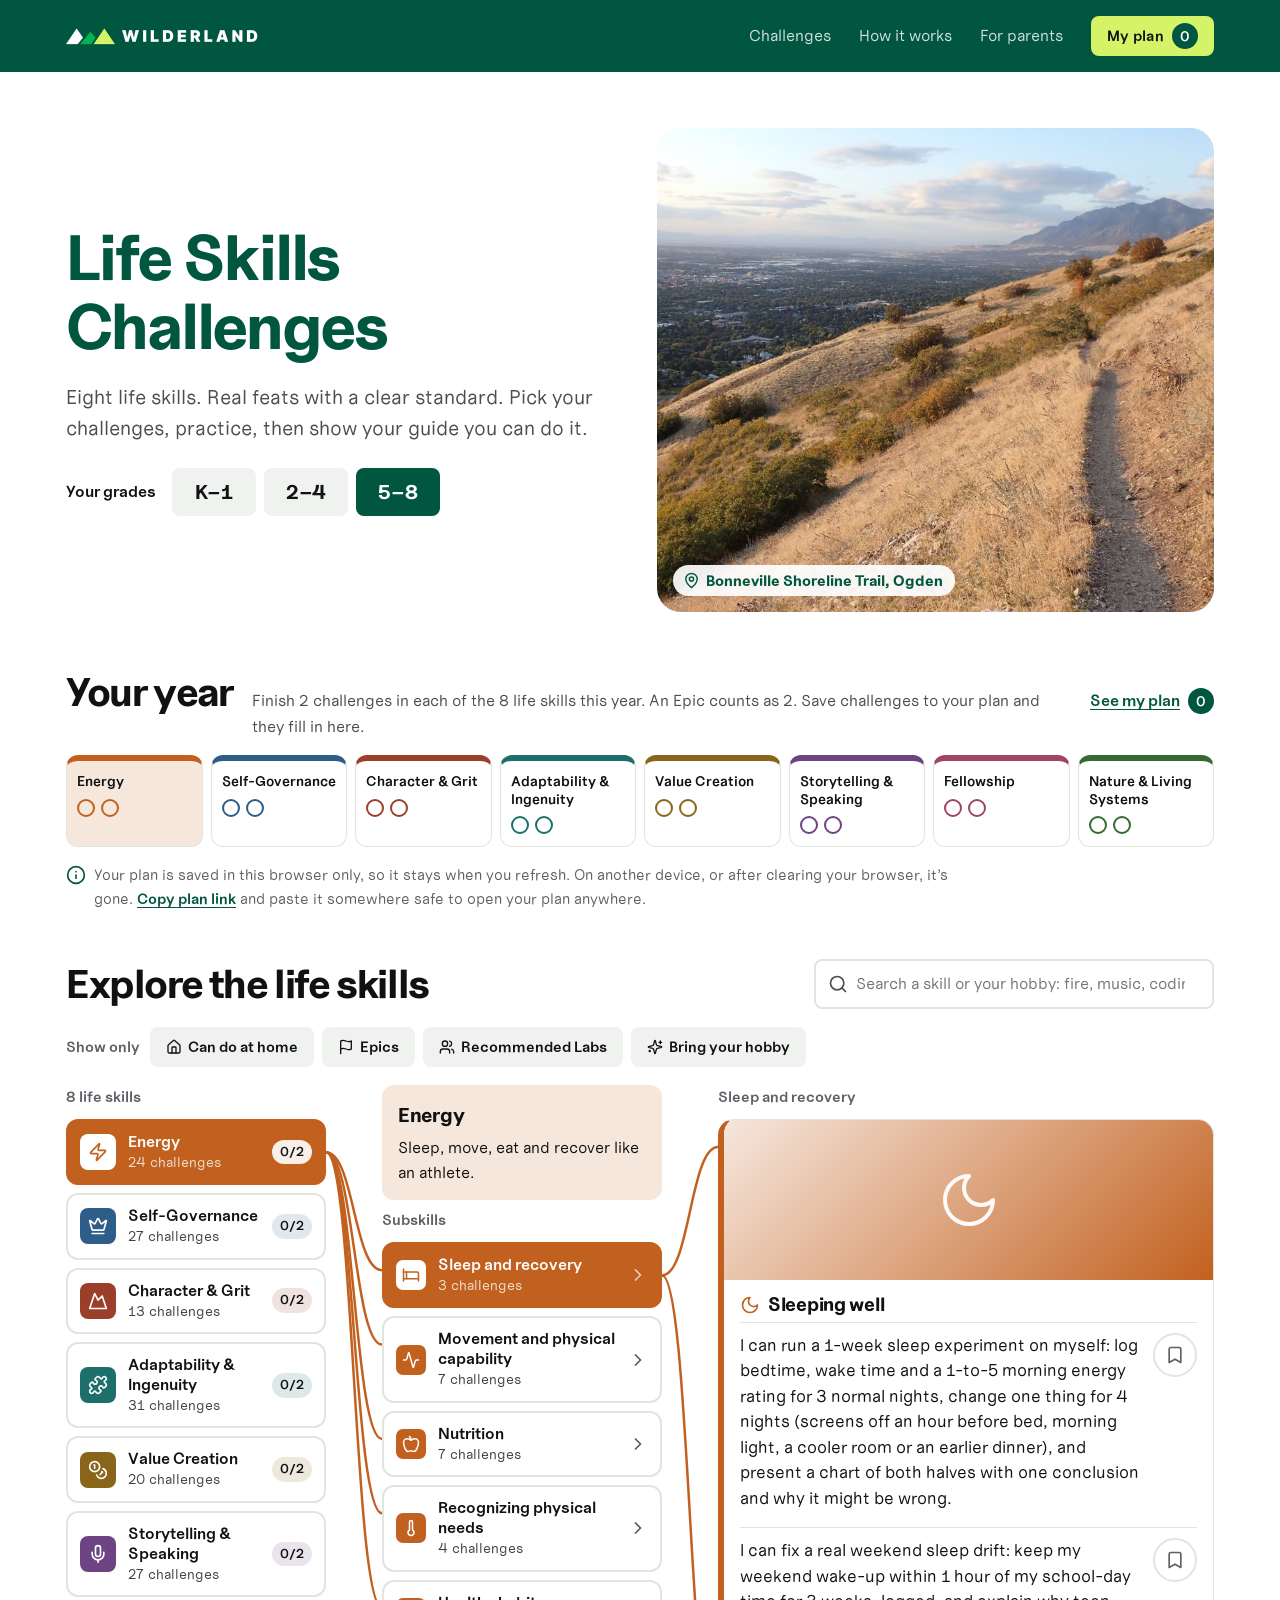
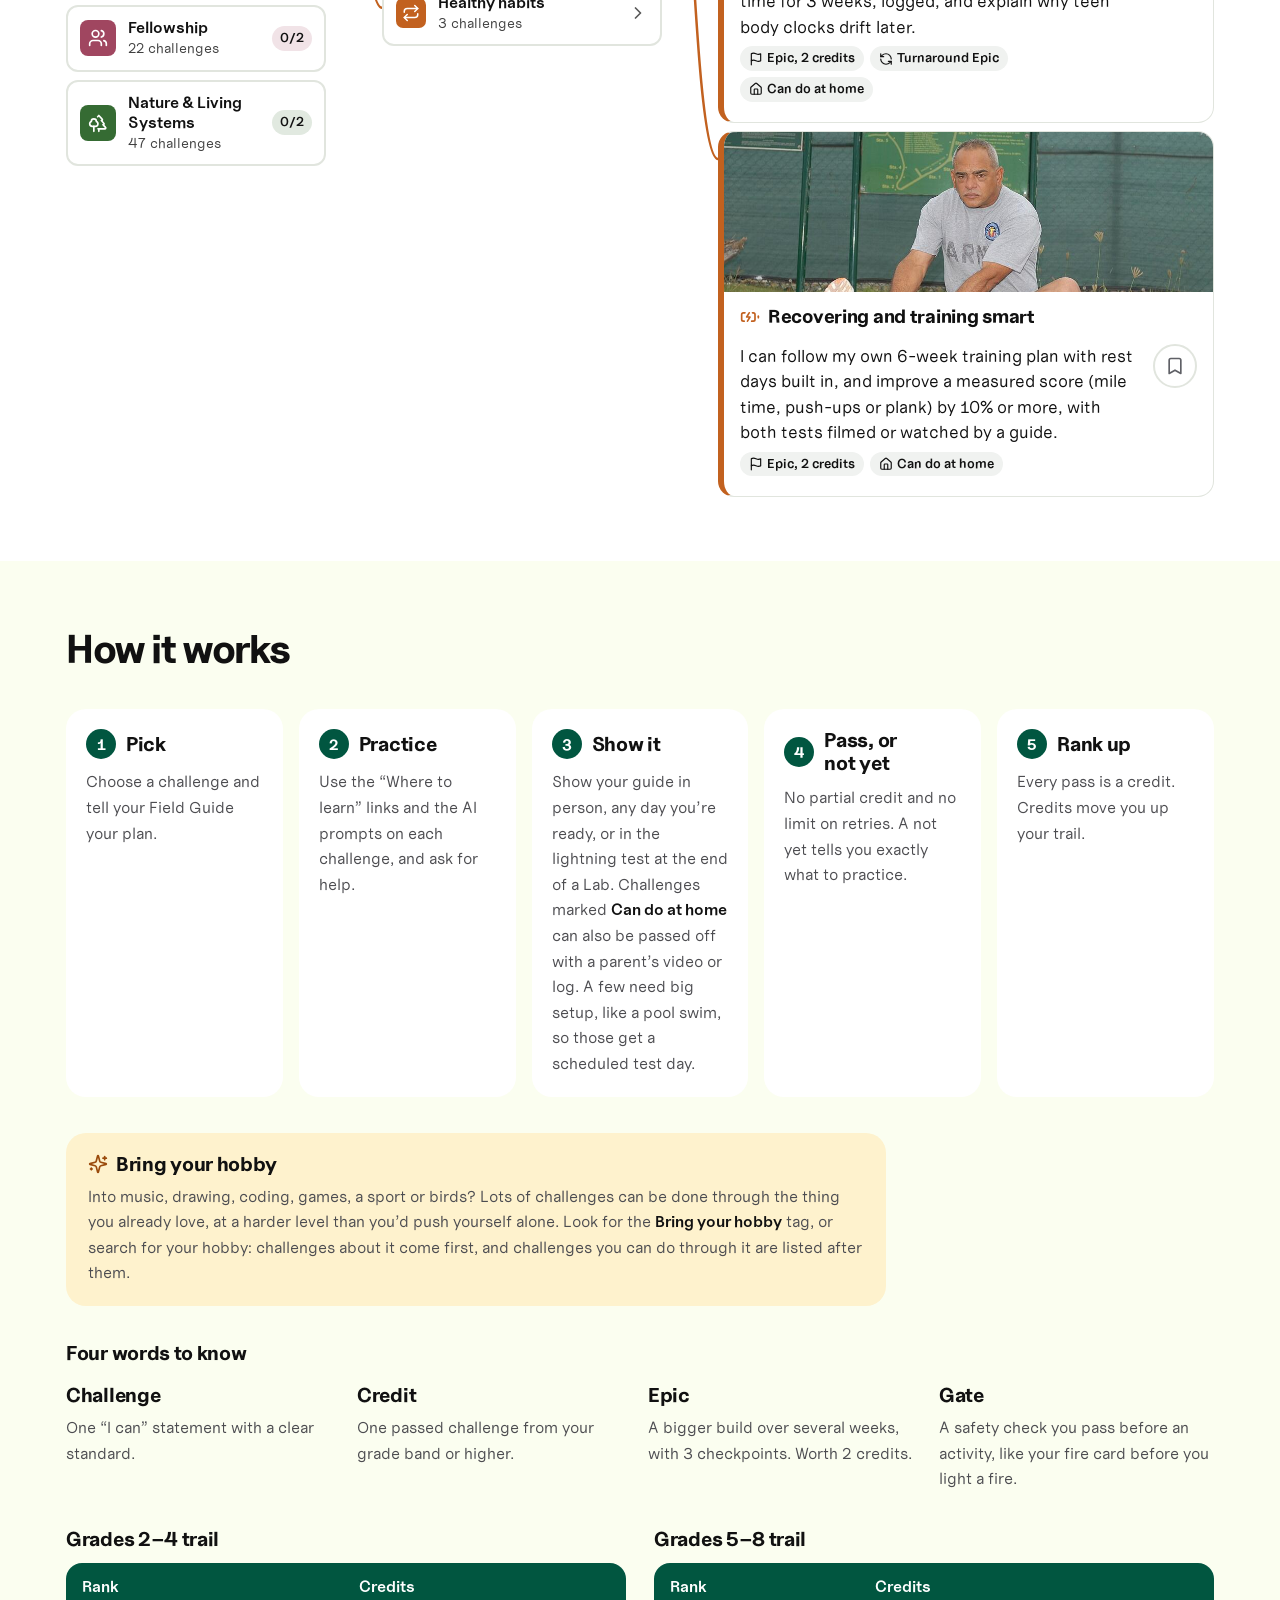
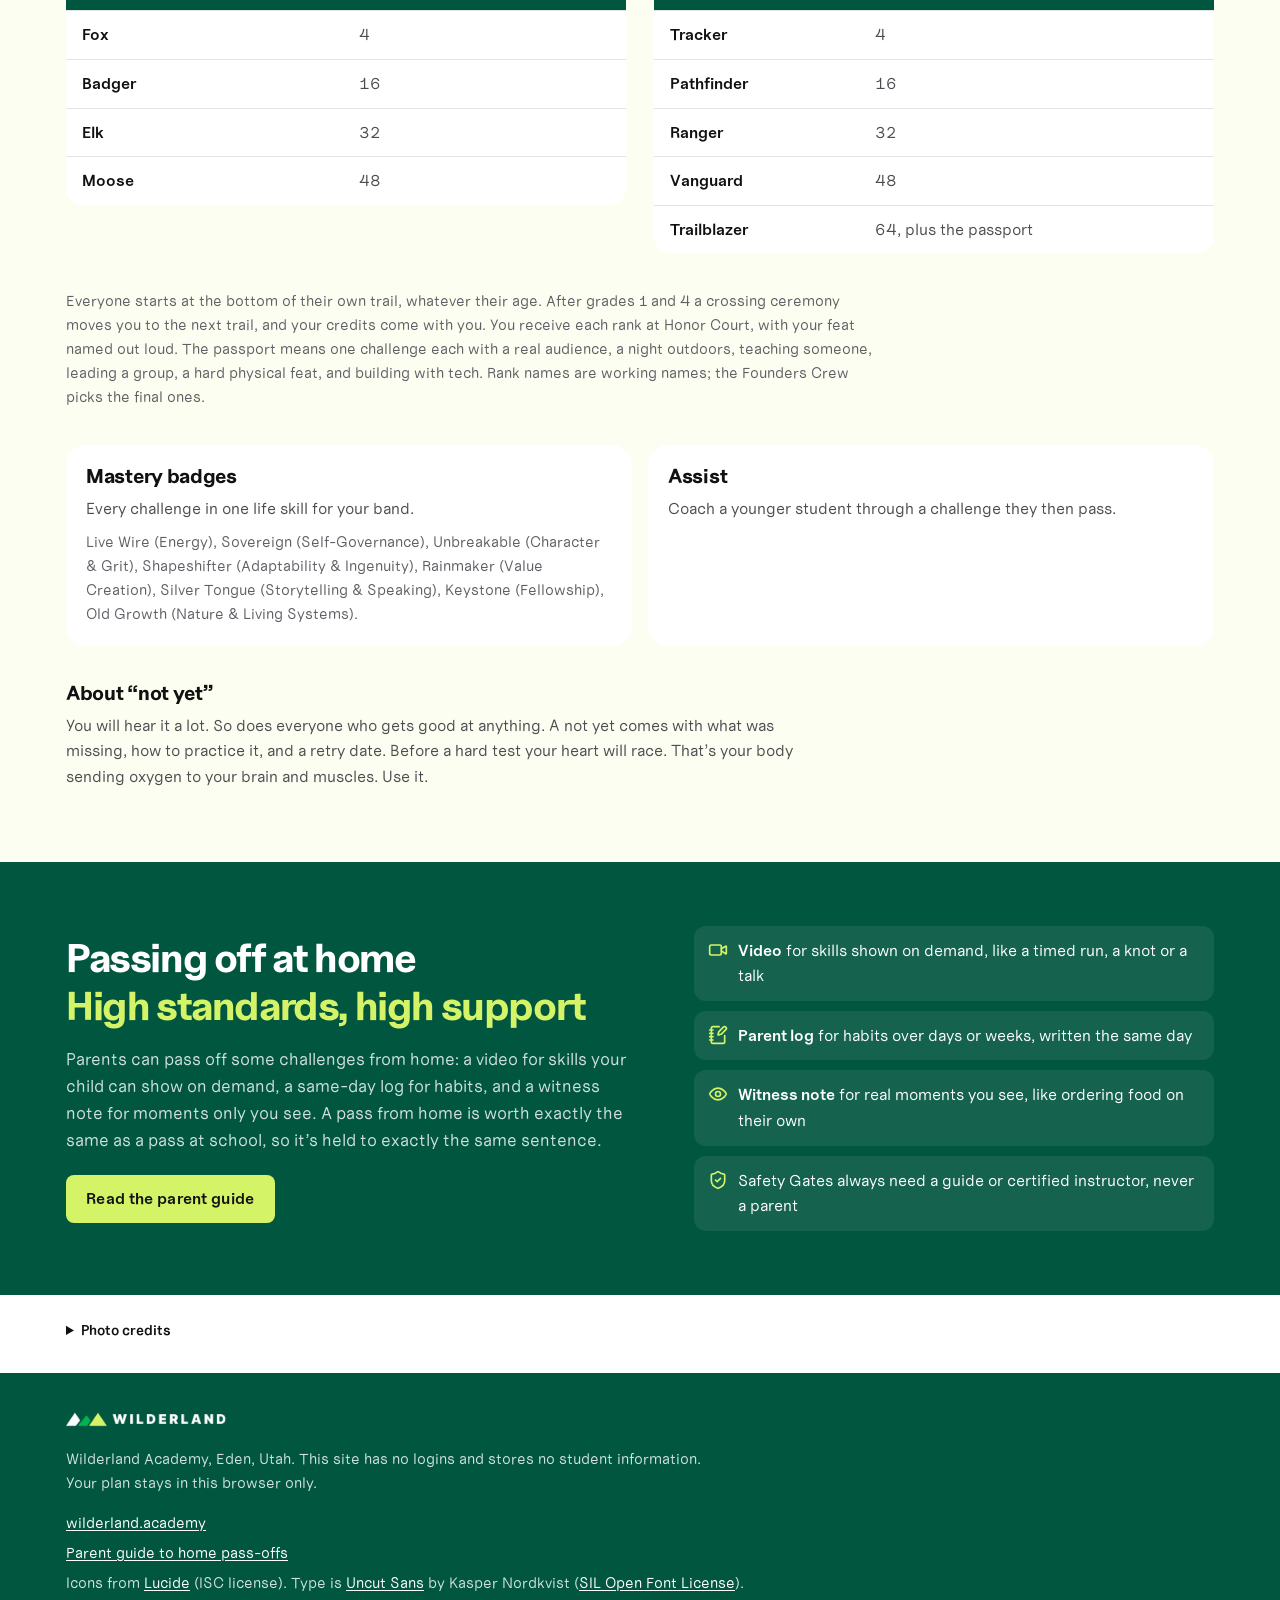
<file: index.html>
<!doctype html>
<html lang="en">
<head>
<meta charset="utf-8">
<meta name="viewport" content="width=device-width, initial-scale=1">
<title>Wilderland Challenges</title>
<meta name="description" content="Every Wilderland Academy life skills challenge. Pick yours, practice, and show your guide.">
<meta name="theme-color" content="#015640">
<link rel="preload" href="fonts/uncut-sans-bold.woff2" as="font" type="font/woff2" crossorigin>
<link rel="preload" href="fonts/uncut-sans-regular.woff2" as="font" type="font/woff2" crossorigin>
<link rel="stylesheet" href="styles.css">
<link rel="icon" href="data:image/svg+xml,%3Csvg xmlns='http://www.w3.org/2000/svg' viewBox='0 0 32 32'%3E%3Crect width='32' height='32' rx='7' fill='%23015640'/%3E%3Cpath d='M3 24 10 11 17 24Z' fill='%23fff'/%3E%3Cpath d='M10 24 16 14 22 24Z' fill='%2300B451'/%3E%3Cpath d='M15 24 22 10 29 24Z' fill='%23D5F367'/%3E%3C/svg%3E">
</head>
<body>
<a class="skip" href="#tree">Skip to challenges</a>

<header class="nav">
  <div class="nav-inner">
    <a class="brand" href="./" aria-label="Wilderland Challenges home"><img src="img/wilderland-logo.png" width="192" height="24" alt="Wilderland"></a>
    <nav class="nav-links" aria-label="On this site">
      <a class="wide" href="#explore-title">Challenges</a>
      <a class="wide" href="#how-title">How it works</a>
      <a href="parents.html">For parents</a>
    </nav>
    <button class="btn-lime" type="button" data-open-picks><span class="lbl">My plan</span> <span class="count picks-count">0</span></button>
  </div>
</header>

<section class="hero" aria-labelledby="page-title">
  <div class="hero-inner">
    <div class="hero-text">
      <h1 id="page-title">Life Skills Challenges</h1>
      <p class="lede">Eight life skills. Real feats with a clear standard. Pick your challenges, practice, then show your guide you can do it.</p>
      <div class="bands" role="group" aria-labelledby="bands-label">
        <span class="bands-label" id="bands-label">Your grades</span>
        <button class="band" data-band="K–1" aria-pressed="false">K–1</button>
        <button class="band" data-band="2–4" aria-pressed="false">2–4</button>
        <button class="band" data-band="5–8" aria-pressed="false">5–8</button>
      </div>
    </div>
    <figure class="hero-photo">
      <img src="img/hero-1200.jpg" srcset="img/hero-800.jpg 800w, img/hero-1200.jpg 1200w" sizes="(max-width: 820px) 100vw, 560px" width="1200" height="1043" fetchpriority="high"
        alt="A narrow dirt trail climbs a golden hillside above Ogden in evening light, heading toward the peak of Ben Lomond.">
      <figcaption class="place"><svg class="ic" aria-hidden="true"><use href="icons.svg#i-map-pin"/></svg>Bonneville Shoreline Trail, Ogden</figcaption>
    </figure>
  </div>
  <div class="strip" id="strip" aria-hidden="true"></div>
</section>

<main>
  <section class="year" id="year" aria-labelledby="year-title">
    <div class="year-head">
      <h2 id="year-title">Your year</h2>
      <p id="year-goal"></p>
      <button class="link-btn" data-open-picks type="button">See my plan <span class="count picks-count">0</span></button>
    </div>
    <ol class="year-skills" id="year-skills"></ol>
    <p class="save-note"><svg class="ic" aria-hidden="true"><use href="icons.svg#i-info"/></svg>Your plan is saved in this browser only, so it stays when you refresh. On another device, or after clearing your browser, it’s gone. <button class="link-btn" data-copy-link type="button">Copy plan link</button> and paste it somewhere safe to open your plan anywhere.</p>
  </section>

  <section class="explore" aria-labelledby="explore-title">
    <div class="explore-head">
      <h2 id="explore-title">Explore the life skills</h2>
      <label class="search">
        <svg class="ic" aria-hidden="true"><use href="icons.svg#i-search"/></svg>
        <span class="sr">Search all challenges</span>
        <input id="q" type="search" placeholder="Search a skill or your hobby: fire, music, coding, birds" autocomplete="off">
      </label>
    </div>
    <div class="filters" role="group" aria-label="Show only">
      <span class="filters-label">Show only</span>
      <button class="chip" type="button" data-filter="home" aria-pressed="false"><svg class="ic" aria-hidden="true"><use href="icons.svg#i-house"/></svg>Can do at home</button>
      <button class="chip" type="button" data-filter="epic" aria-pressed="false"><svg class="ic" aria-hidden="true"><use href="icons.svg#i-flag"/></svg>Epics</button>
      <button class="chip" type="button" data-filter="lab" aria-pressed="false"><svg class="ic" aria-hidden="true"><use href="icons.svg#i-users"/></svg>Recommended Labs</button>
      <button class="chip" type="button" data-filter="any" aria-pressed="false"><svg class="ic" aria-hidden="true"><use href="icons.svg#i-sparkles"/></svg>Bring your hobby</button>
      <button class="link-btn" type="button" id="clear-filters" hidden>Clear filters</button>
    </div>
    <div id="k1-note" class="note k1-note" hidden><p><b>K–1 is for guides.</b> Every K–1 challenge is led by a guide with the whole crew. Some fit in a day, and some run over several days or weeks.</p><ul><li>Each child aims to pass <b>at least 3 challenges in each of the 8 life skills</b> this year, so plan enough for every child to get there, retries included.</li><li>Run <b>at least 2 life skill challenges a week</b>.</li><li>Finish each one with a quick lightning test. Not every child has to pass every challenge.</li></ul><p><b>These are here to inspire you.</b> Make up your own challenges whenever you have a better idea for your crew. Just make sure each one builds one of the 8 life skills.</p></div>

    <div class="tree" id="tree" tabindex="-1">
      <svg class="links" id="links" aria-hidden="true"></svg>
      <div class="col col-skills" id="col-skills" role="list" aria-label="Life skills"></div>
      <div class="col col-subs" id="col-subs" aria-live="polite"></div>
      <div class="col col-comps" id="col-comps" aria-live="polite"></div>
    </div>

    <div class="search-results" id="search-results" hidden aria-live="polite"></div>
  </section>

</main>

<section class="band-lime" aria-labelledby="how-title">
  <div class="wrap how" id="how">
    <h2 id="how-title">How it works</h2>
    <ol class="steps">
      <li><h3>Pick</h3><p>Choose a challenge and tell your Field Guide your plan.</p></li>
      <li><h3>Practice</h3><p>Use the “Where to learn” links and the AI prompts on each challenge, and ask for help.</p></li>
      <li><h3>Show it</h3><p>Show your guide in person, any day you’re ready, or in the lightning test at the end of a Lab. Challenges marked <b>Can do at home</b> can also be passed off with a parent’s video or log. A few need big setup, like a pool swim, so those get a scheduled test day.</p></li>
      <li><h3>Pass, or not yet</h3><p>No partial credit and no limit on retries. A not yet tells you exactly what to practice.</p></li>
      <li><h3>Rank up</h3><p>Every pass is a credit. Credits move you up your trail.</p></li>
    </ol>

    <div class="bring">
      <h3><svg class="ic" aria-hidden="true"><use href="icons.svg#i-sparkles"/></svg>Bring your hobby</h3>
      <p>Into music, drawing, coding, games, a sport or birds? Lots of challenges can be done through the thing you already love, at a harder level than you’d push yourself alone. Look for the <b>Bring your hobby</b> tag, or search for your hobby: challenges about it come first, and challenges you can do through it are listed after them.</p>
    </div>

    <div class="words">
      <h3>Four words to know</h3>
      <dl>
        <div><dt>Challenge</dt><dd>One “I can” statement with a clear standard.</dd></div>
        <div><dt>Credit</dt><dd>One passed challenge from your grade band or higher.</dd></div>
        <div><dt>Epic</dt><dd>A bigger build over several weeks, with 3 checkpoints. Worth 2 credits.</dd></div>
        <div><dt>Gate</dt><dd>A safety check you pass before an activity, like your fire card before you light a fire.</dd></div>
      </dl>
    </div>

    <div class="trails">
      <div class="trail">
        <h3>Grades 2–4 trail</h3>
        <table>
          <thead><tr><th scope="col">Rank</th><th scope="col">Credits</th></tr></thead>
          <tbody>
            <tr><td>Fox</td><td>4</td></tr>
            <tr><td>Badger</td><td>16</td></tr>
            <tr><td>Elk</td><td>32</td></tr>
            <tr><td>Moose</td><td>48</td></tr>
          </tbody>
        </table>
      </div>
      <div class="trail">
        <h3>Grades 5–8 trail</h3>
        <table>
          <thead><tr><th scope="col">Rank</th><th scope="col">Credits</th></tr></thead>
          <tbody>
            <tr><td>Tracker</td><td>4</td></tr>
            <tr><td>Pathfinder</td><td>16</td></tr>
            <tr><td>Ranger</td><td>32</td></tr>
            <tr><td>Vanguard</td><td>48</td></tr>
            <tr><td>Trailblazer</td><td>64, plus the passport</td></tr>
          </tbody>
        </table>
      </div>
    </div>
    <p class="fine">Everyone starts at the bottom of their own trail, whatever their age. After grades 1 and 4 a crossing ceremony moves you to the next trail, and your credits come with you. You receive each rank at Honor Court, with your feat named out loud. The passport means one challenge each with a real audience, a night outdoors, teaching someone, leading a group, a hard physical feat, and building with tech. Rank names are working names; the Founders Crew picks the final ones.</p>

    <div class="badges">
      <div><h3>Mastery badges</h3><p>Every challenge in one life skill for your band.</p><p class="badge-names" id="badge-names"></p></div>
      <div><h3>Assist</h3><p>Coach a younger student through a challenge they then pass.</p></div>
    </div>

    <div class="notyet">
      <h3>About “not yet”</h3>
      <p>You will hear it a lot. So does everyone who gets good at anything. A not yet comes with what was missing, how to practice it, and a retry date. Before a hard test your heart will race. That’s your body sending oxygen to your brain and muscles. Use it.</p>
    </div>
  </div>
</section>


<section class="band-green" aria-labelledby="parents-title">
  <div class="wrap parents-cta">
    <div>
      <h2 id="parents-title">Passing off at home<span>High standards, high support</span></h2>
      <p>Parents can pass off some challenges from home: a video for skills your child can show on demand, a same-day log for habits, and a witness note for moments only you see. A pass from home is worth exactly the same as a pass at school, so it’s held to exactly the same sentence.</p>
      <div class="actions"><a class="btn" href="parents.html">Read the parent guide</a></div>
    </div>
    <ul>
      <li><svg class="ic" aria-hidden="true"><use href="icons.svg#i-video"/></svg><span><b>Video</b> for skills shown on demand, like a timed run, a knot or a talk</span></li>
      <li><svg class="ic" aria-hidden="true"><use href="icons.svg#i-notebook-pen"/></svg><span><b>Parent log</b> for habits over days or weeks, written the same day</span></li>
      <li><svg class="ic" aria-hidden="true"><use href="icons.svg#i-eye"/></svg><span><b>Witness note</b> for real moments you see, like ordering food on their own</span></li>
      <li><svg class="ic" aria-hidden="true"><use href="icons.svg#i-shield-check"/></svg><span>Safety Gates always need a guide or certified instructor, never a parent</span></li>
    </ul>
  </div>
</section>

<section class="credits" id="credits" hidden>
  <details><summary>Photo credits</summary><p>Photos from Wikimedia Commons, resized and cropped. Each is used under the license linked beside it.</p><ul id="credits-list"></ul></details>
</section>

<footer class="foot">
  <div class="foot-inner">
    <div class="foot-links">
      <img src="img/wilderland-logo.png" width="160" height="20" alt="Wilderland">
      <p>Wilderland Academy, Eden, Utah. This site has no logins and stores no student information. Your plan stays in this browser only.</p>
    </div>
    <div class="foot-links">
      <a href="https://wilderland.academy/">wilderland.academy</a>
      <a href="parents.html">Parent guide to home pass-offs</a>
      <span>Icons from <a href="https://lucide.dev" rel="noopener">Lucide</a> (ISC license). Type is <a href="https://uncut.wtf/sans-serif/uncut-sans/" rel="noopener">Uncut Sans</a> by Kasper Nordkvist (<a href="fonts/OFL.txt">SIL Open Font License</a>).</span>
    </div>
  </div>
</footer>

<dialog id="detail" class="sheet" aria-labelledby="d-title">
  <div class="sheet-inner" id="detail-body"></div>
</dialog>

<dialog id="picks" class="sheet" aria-labelledby="p-title">
  <div class="sheet-inner">
    <div class="sheet-head">
      <h2 id="p-title">My plan</h2>
      <button class="icon-btn" data-close aria-label="Close"><svg class="ic" aria-hidden="true"><use href="icons.svg#i-x"/></svg></button>
    </div>
    <p class="muted pad" id="picks-sum"></p>
    <ul id="picks-list" class="picks-list"></ul>
    <div class="sheet-actions" id="picks-actions">
      <button class="btn" data-copy-link type="button"><svg class="ic" aria-hidden="true"><use href="icons.svg#i-link"/></svg>Copy plan link</button>
      <button class="btn ghost" id="copy-picks" type="button"><svg class="ic" aria-hidden="true"><use href="icons.svg#i-copy"/></svg>Copy as a list</button>
      <button class="btn ghost" id="clear-picks" type="button"><svg class="ic" aria-hidden="true"><use href="icons.svg#i-trash-2"/></svg>Clear all</button>
    </div>
    <p class="fine pad">Your plan is saved in this browser only. The plan link opens it on any device, and you can paste the list into a message to your Field Guide.</p>
  </div>
</dialog>

<div id="toast" class="toast" role="status" aria-live="polite"></div>

<script src="data.js"></script>
<script src="ai.js"></script>
<script src="app.js"></script>
</body>
</html>
</file>
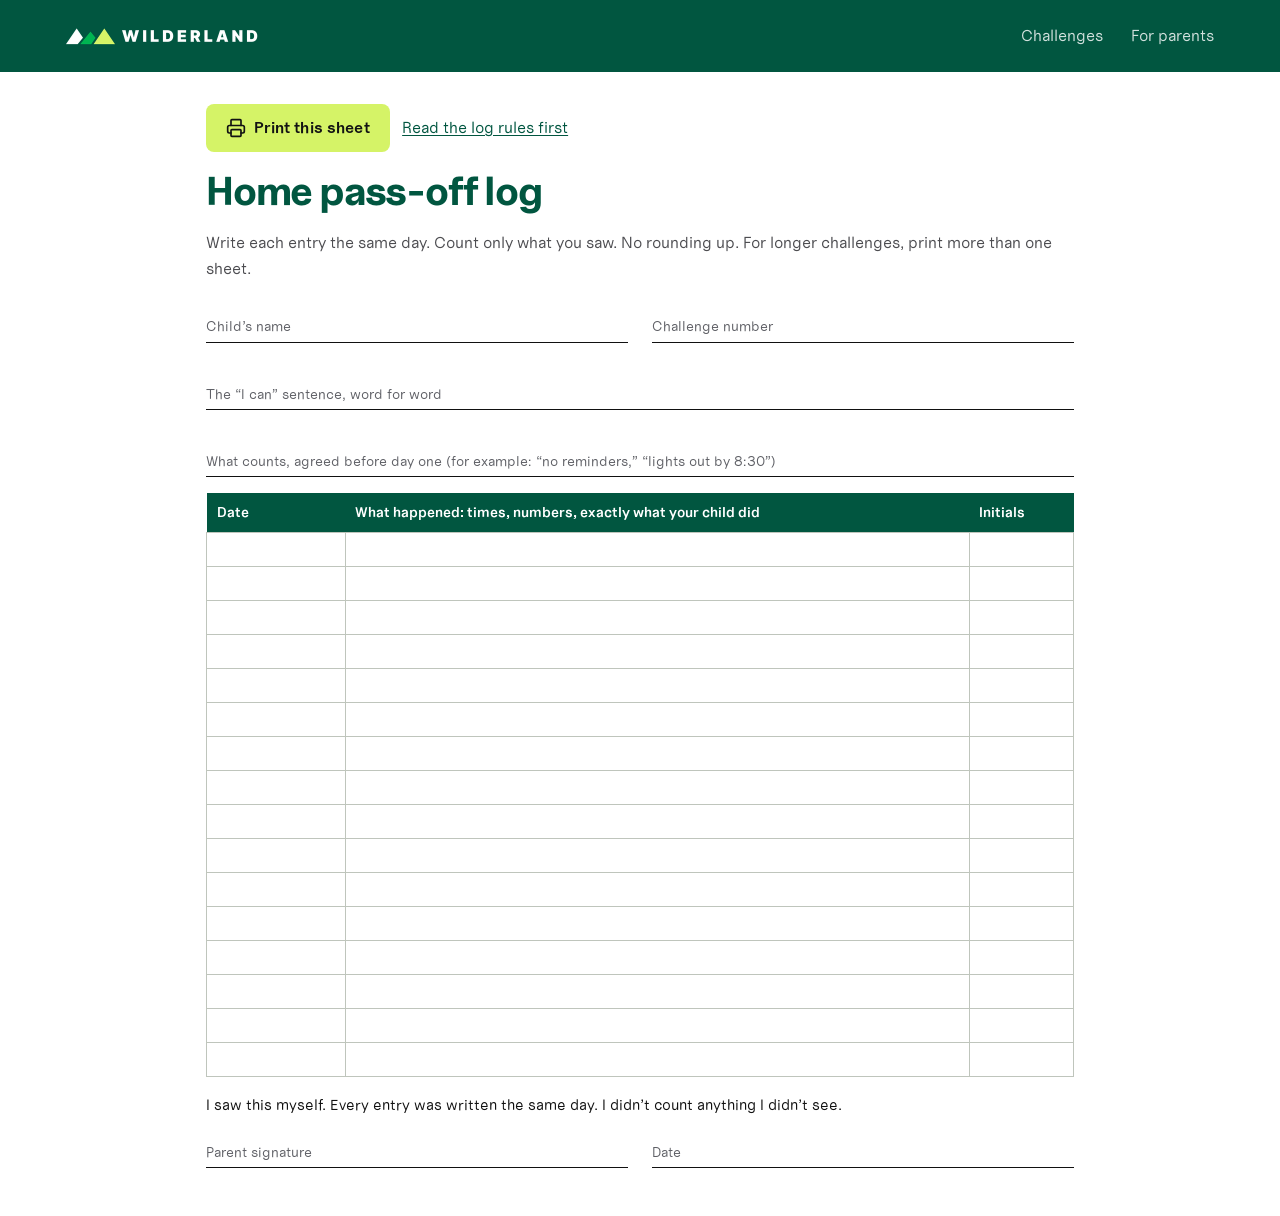
<file: log.html>
<!doctype html>
<html lang="en">
<head>
<meta charset="utf-8">
<meta name="viewport" content="width=device-width, initial-scale=1">
<title>Home Pass-off Log Sheet</title>
<meta name="description" content="A printable log sheet for Wilderland home pass-offs: one dated entry per day, initialed the same day.">
<meta name="theme-color" content="#015640">
<link rel="stylesheet" href="styles.css">
<link rel="icon" href="data:image/svg+xml,%3Csvg xmlns='http://www.w3.org/2000/svg' viewBox='0 0 32 32'%3E%3Crect width='32' height='32' rx='7' fill='%23015640'/%3E%3Cpath d='M3 24 10 11 17 24Z' fill='%23fff'/%3E%3Cpath d='M10 24 16 14 22 24Z' fill='%2300B451'/%3E%3Cpath d='M15 24 22 10 29 24Z' fill='%23D5F367'/%3E%3C/svg%3E">
<style>
.sheet-page{max-width:900px;margin:0 auto;padding:32px var(--gutter-r) 48px var(--gutter-l);display:flex;flex-direction:column;gap:16px}
.sheet-page h1{font-size:clamp(30px,4vw,40px)}
.fields{display:grid;grid-template-columns:1fr 1fr;gap:10px 24px}
.field{border-bottom:1.5px solid var(--ink);padding:18px 0 4px;font-size:14px;color:var(--muted)}
.field.wide{grid-column:1/-1;padding-top:30px}
.logt-wrap{overflow-x:auto}
.logt{width:100%;min-width:560px;border-collapse:collapse;font-size:14px}
.logt th{background:var(--green);color:#fff;text-align:left;padding:8px 10px;font-weight:600}
.logt td{border:1px solid #BFC5BC;height:34px;padding:0 8px}
.logt td:first-child{width:16%}.logt td:last-child{width:12%}
.sign{display:flex;flex-direction:column;gap:6px;font-size:15px;color:var(--ink)}
.no-print{display:flex;gap:12px;flex-wrap:wrap;align-items:center}
@media print{
  @page{margin:12mm}
  .nav,.no-print{display:none!important}
  .sheet-page{padding:0;gap:10px}
  body{font-size:12px}
  .logt td{height:26px}
  .logt th{-webkit-print-color-adjust:exact;print-color-adjust:exact}
}
</style>
</head>
<body>
<header class="nav">
  <div class="nav-inner">
    <a class="brand" href="./" aria-label="Wilderland Challenges home"><img src="img/wilderland-logo.png" width="192" height="24" alt="Wilderland"></a>
    <nav class="nav-links" aria-label="On this site">
      <a class="wide" href="./#explore-title">Challenges</a>
      <a href="parents.html">For parents</a>
    </nav>
  </div>
</header>
<main class="sheet-page">
  <div class="no-print">
    <button class="btn" type="button" id="print"><svg class="ic" aria-hidden="true"><use href="icons.svg#i-printer"/></svg>Print this sheet</button>
    <a href="parents.html#logs">Read the log rules first</a>
  </div>
  <h1>Home pass-off log</h1>
  <p>Write each entry the same day. Count only what you saw. No rounding up. For longer challenges, print more than one sheet.</p>
  <div class="fields">
    <div class="field">Child’s name</div>
    <div class="field">Challenge number</div>
    <div class="field wide">The “I can” sentence, word for word</div>
    <div class="field wide">What counts, agreed before day one (for example: “no reminders,” “lights out by 8:30”)</div>
  </div>
  <div class="logt-wrap">
    <table class="logt">
      <thead><tr><th scope="col">Date</th><th scope="col">What happened: times, numbers, exactly what your child did</th><th scope="col">Initials</th></tr></thead>
      <tbody id="rows"></tbody>
    </table>
  </div>
  <div class="sign">
    <p>I saw this myself. Every entry was written the same day. I didn’t count anything I didn’t see.</p>
    <div class="fields"><div class="field">Parent signature</div><div class="field">Date</div></div>
  </div>
</main>
<script>
(function () {
  var rows = '';
  for (var i = 0; i < 16; i++) rows += '<tr><td></td><td></td><td></td></tr>';
  document.getElementById('rows').innerHTML = rows;
  document.getElementById('print').addEventListener('click', function () { window.print(); });
})();
</script>
</body>
</html>
</file>
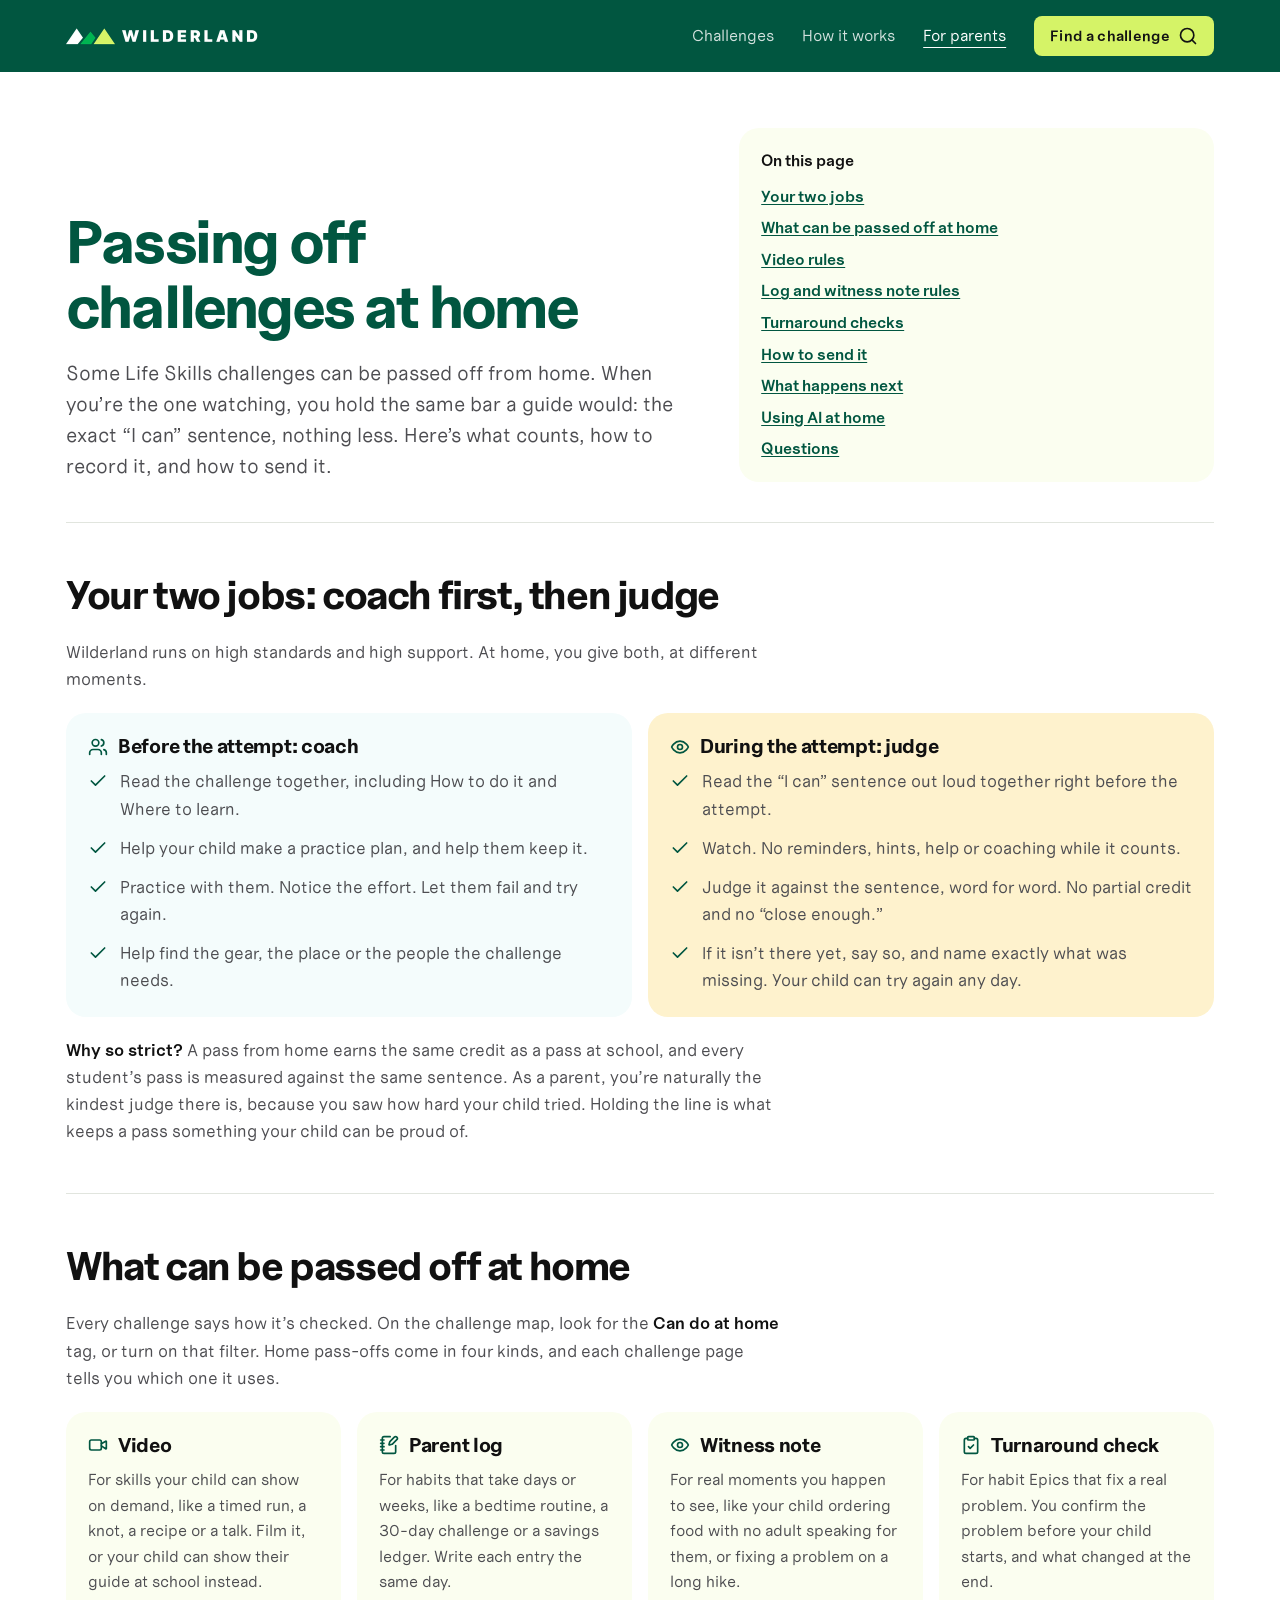
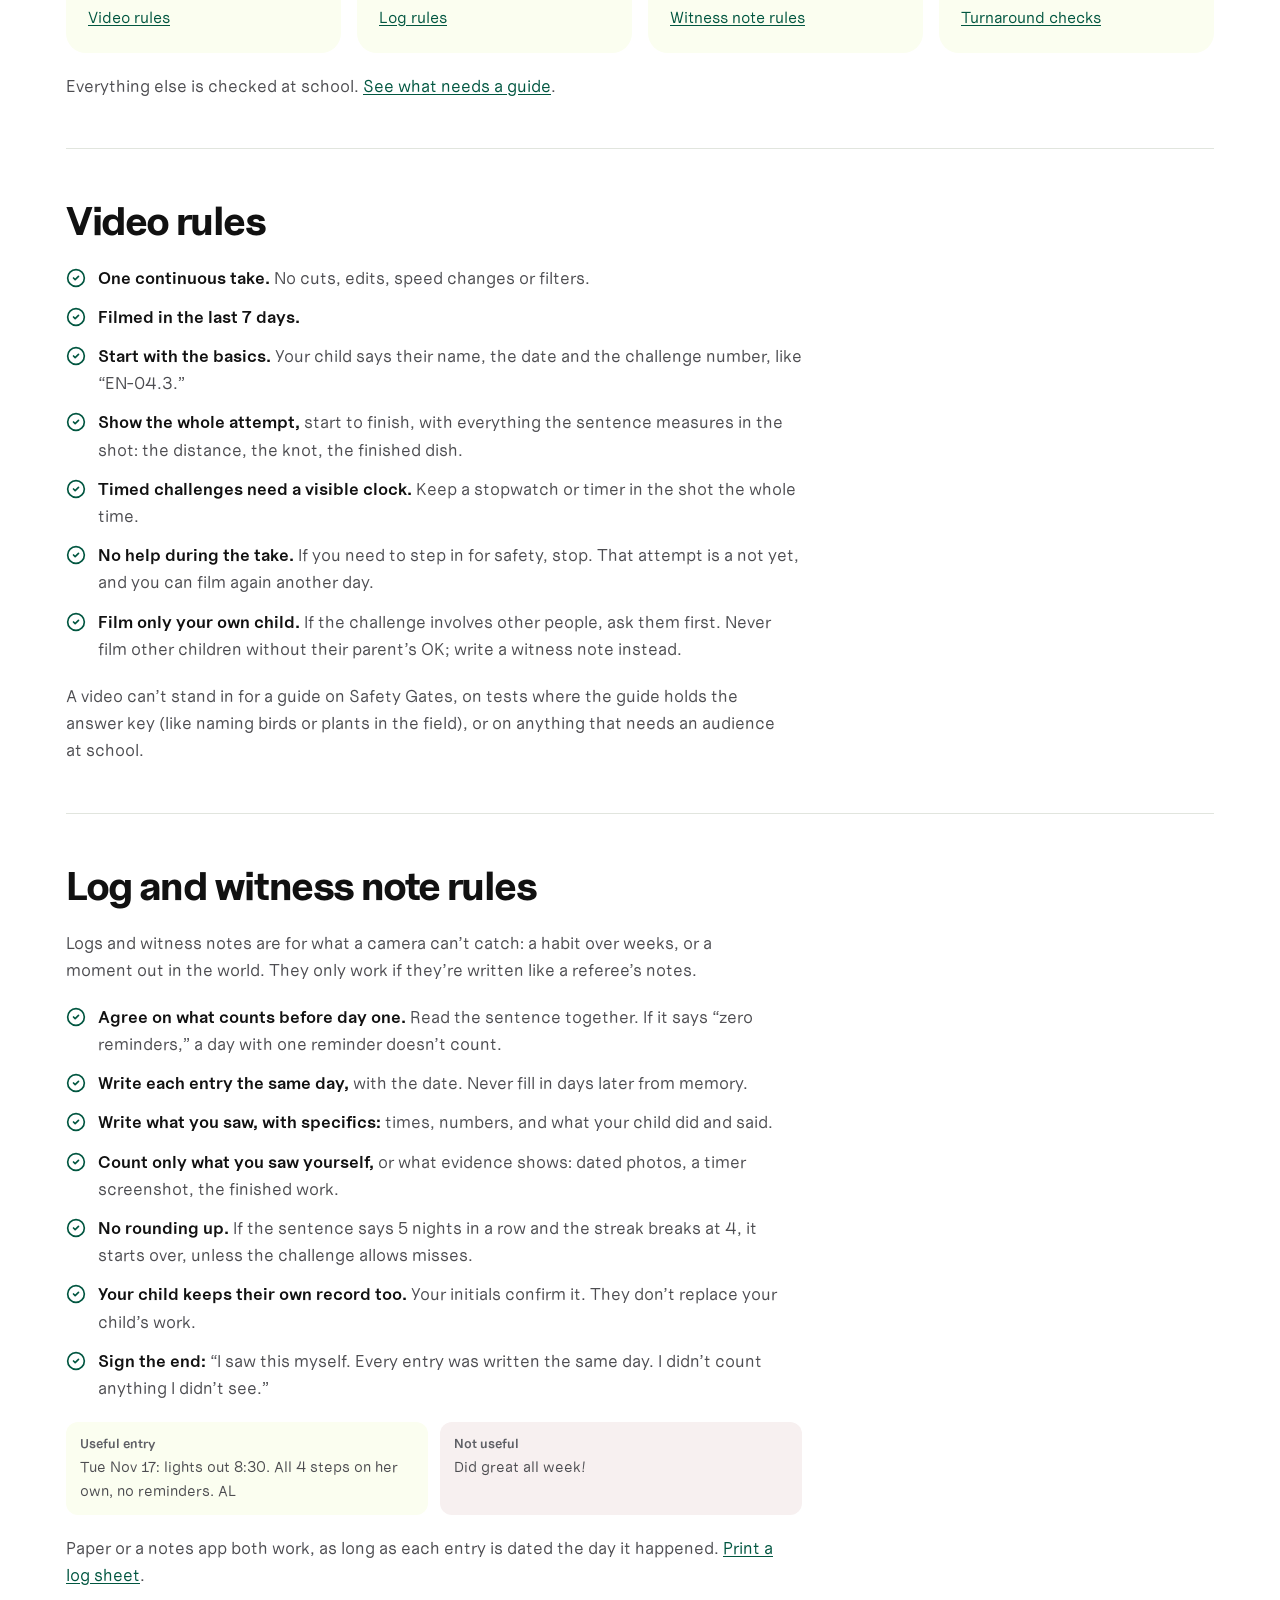
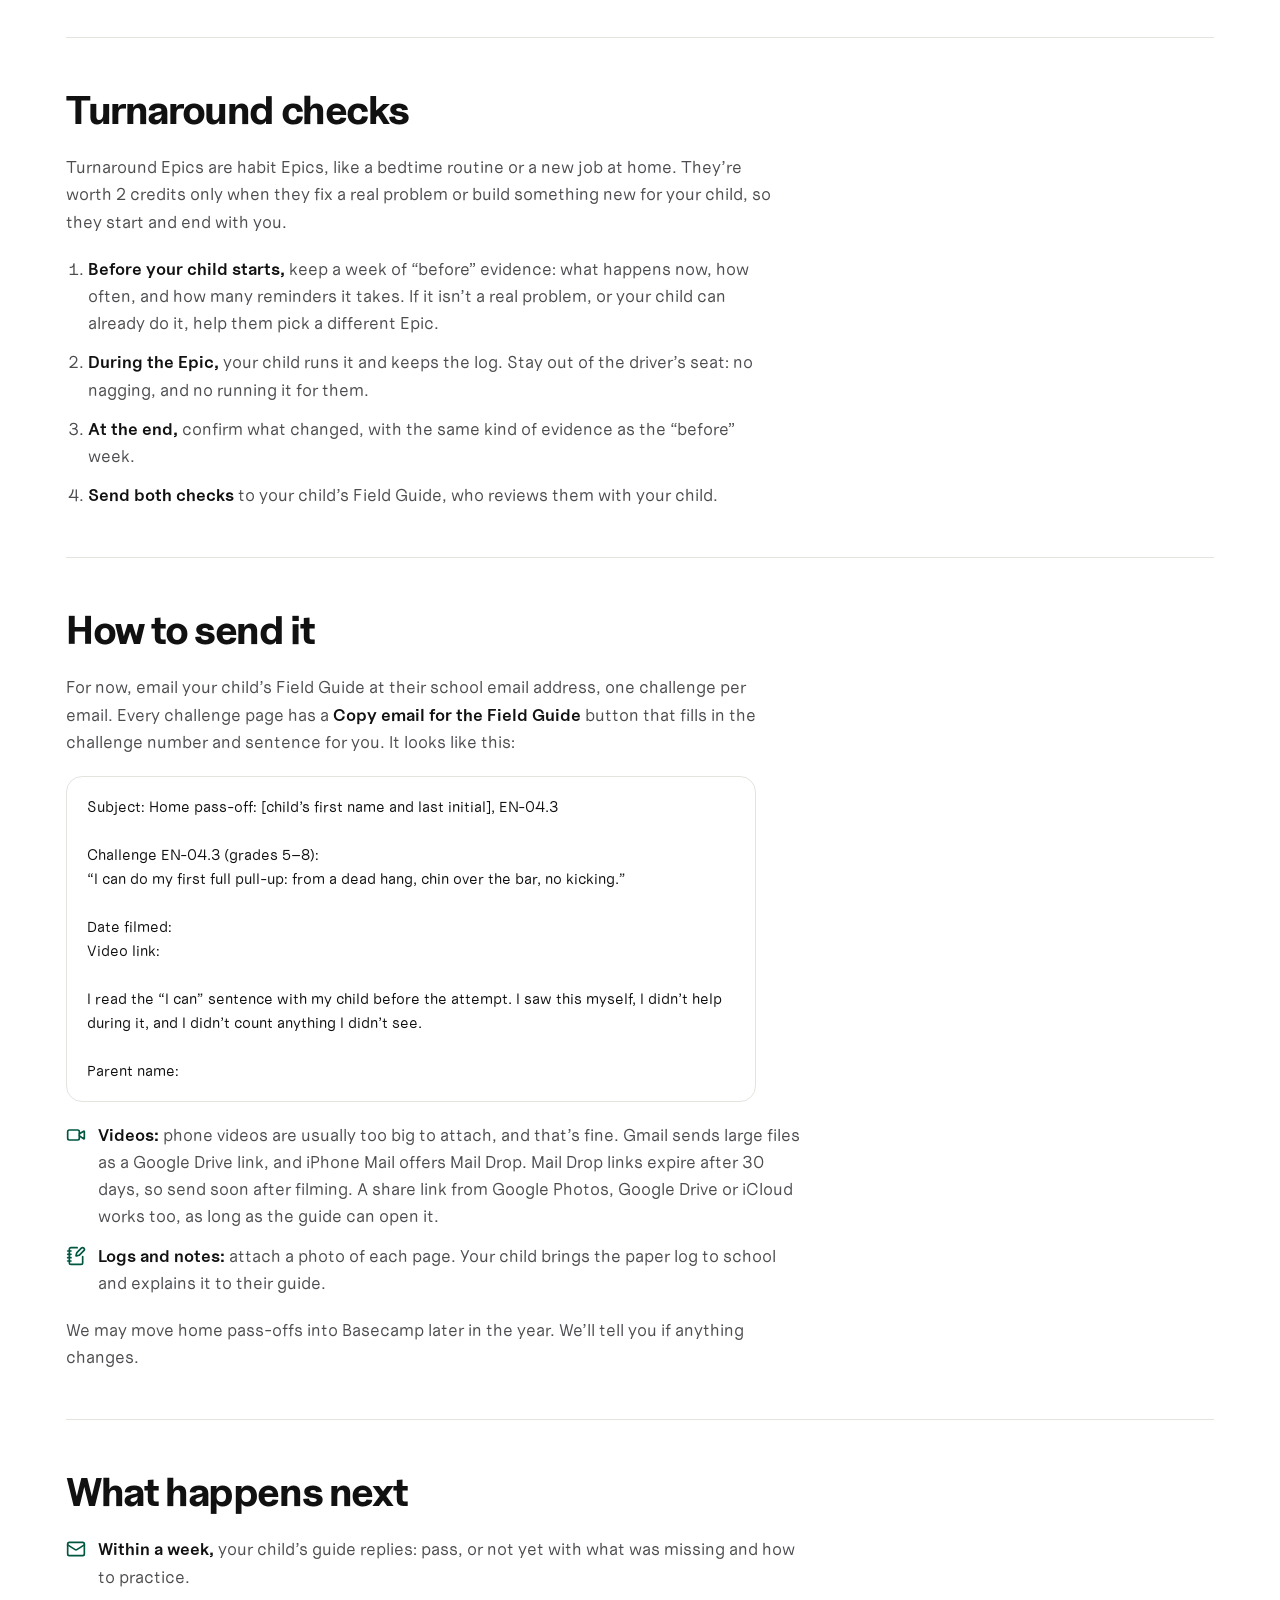
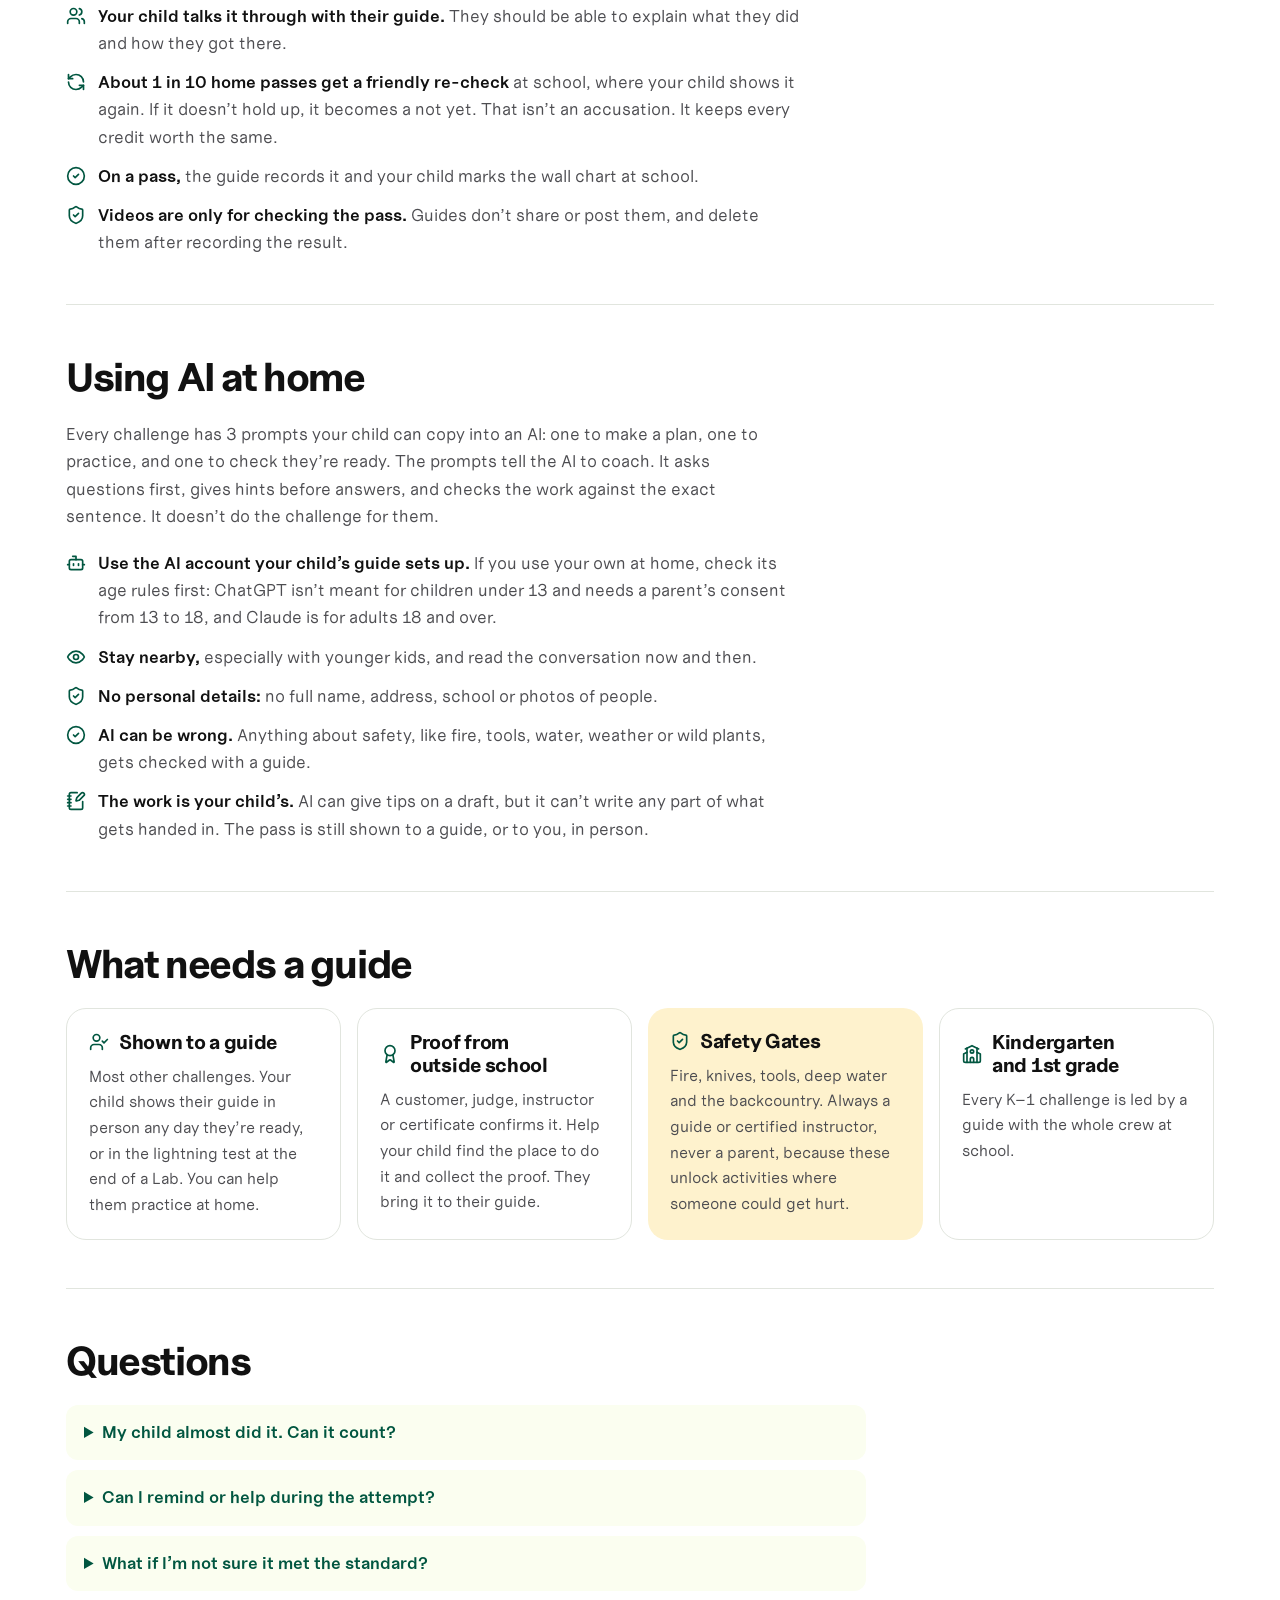
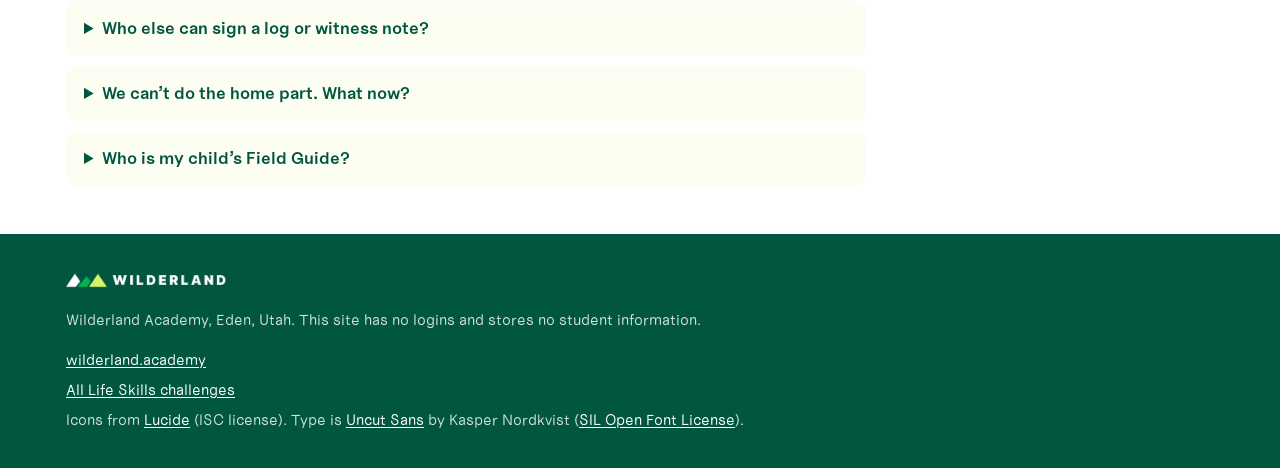
<file: parents.html>
<!doctype html>
<html lang="en">
<head>
<meta charset="utf-8">
<meta name="viewport" content="width=device-width, initial-scale=1">
<title>Home Pass-offs: Parent Guide</title>
<meta name="description" content="How Wilderland parents pass off Life Skills challenges at home: video, parent log, witness note and Turnaround check, held to the same standard as school.">
<meta name="theme-color" content="#015640">
<link rel="preload" href="fonts/uncut-sans-bold.woff2" as="font" type="font/woff2" crossorigin>
<link rel="preload" href="fonts/uncut-sans-regular.woff2" as="font" type="font/woff2" crossorigin>
<link rel="stylesheet" href="styles.css">
<link rel="icon" href="data:image/svg+xml,%3Csvg xmlns='http://www.w3.org/2000/svg' viewBox='0 0 32 32'%3E%3Crect width='32' height='32' rx='7' fill='%23015640'/%3E%3Cpath d='M3 24 10 11 17 24Z' fill='%23fff'/%3E%3Cpath d='M10 24 16 14 22 24Z' fill='%2300B451'/%3E%3Cpath d='M15 24 22 10 29 24Z' fill='%23D5F367'/%3E%3C/svg%3E">
</head>
<body>
<a class="skip" href="#coach">Skip to the guide</a>

<header class="nav">
  <div class="nav-inner">
    <a class="brand" href="./" aria-label="Wilderland Challenges home"><img src="img/wilderland-logo.png" width="192" height="24" alt="Wilderland"></a>
    <nav class="nav-links" aria-label="On this site">
      <a class="wide" href="./#explore-title">Challenges</a>
      <a class="wide" href="./#how-title">How it works</a>
      <a href="parents.html" aria-current="page">For parents</a>
    </nav>
    <a class="btn-lime" href="./" aria-label="Find a challenge"><span class="lbl">Find a challenge</span><svg class="ic" aria-hidden="true"><use href="icons.svg#i-search"/></svg></a>
  </div>
</header>

<main class="doc">
  <section class="doc-hero" aria-labelledby="page-title">
    <div>
      <h1 id="page-title">Passing off challenges at home</h1>
      <p class="lede">Some Life Skills challenges can be passed off from home. When you’re the one watching, you hold the same bar a guide would: the exact “I can” sentence, nothing less. Here’s what counts, how to record it, and how to send it.</p>
    </div>
    <nav class="jump" aria-label="On this page">
      <b>On this page</b>
      <a href="#coach">Your two jobs</a>
      <a href="#ways">What can be passed off at home</a>
      <a href="#video">Video rules</a>
      <a href="#logs">Log and witness note rules</a>
      <a href="#turnaround">Turnaround checks</a>
      <a href="#send">How to send it</a>
      <a href="#next">What happens next</a>
      <a href="#ai">Using AI at home</a>
      <a href="#questions">Questions</a>
    </nav>
  </section>

  <section class="doc-sec" id="coach" aria-labelledby="coach-title">
    <h2 id="coach-title">Your two jobs: coach first, then judge</h2>
    <p>Wilderland runs on high standards and high support. At home, you give both, at different moments.</p>
    <div class="two">
      <div class="card mint">
        <h3><svg class="ic" aria-hidden="true"><use href="icons.svg#i-users"/></svg>Before the attempt: coach</h3>
        <ul class="rules">
          <li><svg class="ic" aria-hidden="true"><use href="icons.svg#i-check"/></svg><span>Read the challenge together, including How to do it and Where to learn.</span></li>
          <li><svg class="ic" aria-hidden="true"><use href="icons.svg#i-check"/></svg><span>Help your child make a practice plan, and help them keep it.</span></li>
          <li><svg class="ic" aria-hidden="true"><use href="icons.svg#i-check"/></svg><span>Practice with them. Notice the effort. Let them fail and try again.</span></li>
          <li><svg class="ic" aria-hidden="true"><use href="icons.svg#i-check"/></svg><span>Help find the gear, the place or the people the challenge needs.</span></li>
        </ul>
      </div>
      <div class="card butter">
        <h3><svg class="ic" aria-hidden="true"><use href="icons.svg#i-eye"/></svg>During the attempt: judge</h3>
        <ul class="rules">
          <li><svg class="ic" aria-hidden="true"><use href="icons.svg#i-check"/></svg><span>Read the “I can” sentence out loud together right before the attempt.</span></li>
          <li><svg class="ic" aria-hidden="true"><use href="icons.svg#i-check"/></svg><span>Watch. No reminders, hints, help or coaching while it counts.</span></li>
          <li><svg class="ic" aria-hidden="true"><use href="icons.svg#i-check"/></svg><span>Judge it against the sentence, word for word. No partial credit and no “close enough.”</span></li>
          <li><svg class="ic" aria-hidden="true"><use href="icons.svg#i-check"/></svg><span>If it isn’t there yet, say so, and name exactly what was missing. Your child can try again any day.</span></li>
        </ul>
      </div>
    </div>
    <div class="prose">
      <p><b>Why so strict?</b> A pass from home earns the same credit as a pass at school, and every student’s pass is measured against the same sentence. As a parent, you’re naturally the kindest judge there is, because you saw how hard your child tried. Holding the line is what keeps a pass something your child can be proud of.</p>
    </div>
  </section>

  <section class="doc-sec" id="ways" aria-labelledby="ways-title">
    <h2 id="ways-title">What can be passed off at home</h2>
    <p>Every challenge says how it’s checked. On the challenge map, look for the <b>Can do at home</b> tag, or turn on that filter. Home pass-offs come in four kinds, and each challenge page tells you which one it uses.</p>
    <div class="ways">
      <div class="card">
        <h3><svg class="ic" aria-hidden="true"><use href="icons.svg#i-video"/></svg>Video</h3>
        <p>For skills your child can show on demand, like a timed run, a knot, a recipe or a talk. Film it, or your child can show their guide at school instead.</p>
        <a href="#video">Video rules</a>
      </div>
      <div class="card">
        <h3><svg class="ic" aria-hidden="true"><use href="icons.svg#i-notebook-pen"/></svg>Parent log</h3>
        <p>For habits that take days or weeks, like a bedtime routine, a 30-day challenge or a savings ledger. Write each entry the same day.</p>
        <a href="#logs">Log rules</a>
      </div>
      <div class="card">
        <h3><svg class="ic" aria-hidden="true"><use href="icons.svg#i-eye"/></svg>Witness note</h3>
        <p>For real moments you happen to see, like your child ordering food with no adult speaking for them, or fixing a problem on a long hike.</p>
        <a href="#logs">Witness note rules</a>
      </div>
      <div class="card">
        <h3><svg class="ic" aria-hidden="true"><use href="icons.svg#i-clipboard-check"/></svg>Turnaround check</h3>
        <p>For habit Epics that fix a real problem. You confirm the problem before your child starts, and what changed at the end.</p>
        <a href="#turnaround">Turnaround checks</a>
      </div>
    </div>
    <p>Everything else is checked at school. <a href="#school">See what needs a guide</a>.</p>
  </section>

  <section class="doc-sec" id="video" aria-labelledby="video-title">
    <h2 id="video-title">Video rules</h2>
    <ul class="rules">
      <li><svg class="ic" aria-hidden="true"><use href="icons.svg#i-circle-check"/></svg><span><b>One continuous take.</b> No cuts, edits, speed changes or filters.</span></li>
      <li><svg class="ic" aria-hidden="true"><use href="icons.svg#i-circle-check"/></svg><span><b>Filmed in the last 7 days.</b></span></li>
      <li><svg class="ic" aria-hidden="true"><use href="icons.svg#i-circle-check"/></svg><span><b>Start with the basics.</b> Your child says their name, the date and the challenge number, like “EN-04.3.”</span></li>
      <li><svg class="ic" aria-hidden="true"><use href="icons.svg#i-circle-check"/></svg><span><b>Show the whole attempt,</b> start to finish, with everything the sentence measures in the shot: the distance, the knot, the finished dish.</span></li>
      <li><svg class="ic" aria-hidden="true"><use href="icons.svg#i-circle-check"/></svg><span><b>Timed challenges need a visible clock.</b> Keep a stopwatch or timer in the shot the whole time.</span></li>
      <li><svg class="ic" aria-hidden="true"><use href="icons.svg#i-circle-check"/></svg><span><b>No help during the take.</b> If you need to step in for safety, stop. That attempt is a not yet, and you can film again another day.</span></li>
      <li><svg class="ic" aria-hidden="true"><use href="icons.svg#i-circle-check"/></svg><span><b>Film only your own child.</b> If the challenge involves other people, ask them first. Never film other children without their parent’s OK; write a witness note instead.</span></li>
    </ul>
    <p>A video can’t stand in for a guide on Safety Gates, on tests where the guide holds the answer key (like naming birds or plants in the field), or on anything that needs an audience at school.</p>
  </section>

  <section class="doc-sec" id="logs" aria-labelledby="logs-title">
    <h2 id="logs-title">Log and witness note rules</h2>
    <p>Logs and witness notes are for what a camera can’t catch: a habit over weeks, or a moment out in the world. They only work if they’re written like a referee’s notes.</p>
    <ul class="rules">
      <li><svg class="ic" aria-hidden="true"><use href="icons.svg#i-circle-check"/></svg><span><b>Agree on what counts before day one.</b> Read the sentence together. If it says “zero reminders,” a day with one reminder doesn’t count.</span></li>
      <li><svg class="ic" aria-hidden="true"><use href="icons.svg#i-circle-check"/></svg><span><b>Write each entry the same day,</b> with the date. Never fill in days later from memory.</span></li>
      <li><svg class="ic" aria-hidden="true"><use href="icons.svg#i-circle-check"/></svg><span><b>Write what you saw, with specifics:</b> times, numbers, and what your child did and said.</span></li>
      <li><svg class="ic" aria-hidden="true"><use href="icons.svg#i-circle-check"/></svg><span><b>Count only what you saw yourself,</b> or what evidence shows: dated photos, a timer screenshot, the finished work.</span></li>
      <li><svg class="ic" aria-hidden="true"><use href="icons.svg#i-circle-check"/></svg><span><b>No rounding up.</b> If the sentence says 5 nights in a row and the streak breaks at 4, it starts over, unless the challenge allows misses.</span></li>
      <li><svg class="ic" aria-hidden="true"><use href="icons.svg#i-circle-check"/></svg><span><b>Your child keeps their own record too.</b> Your initials confirm it. They don’t replace your child’s work.</span></li>
      <li><svg class="ic" aria-hidden="true"><use href="icons.svg#i-circle-check"/></svg><span><b>Sign the end:</b> “I saw this myself. Every entry was written the same day. I didn’t count anything I didn’t see.”</span></li>
    </ul>
    <div class="example" aria-label="Example entries">
      <div class="yes"><b>Useful entry</b>Tue Nov 17: lights out 8:30. All 4 steps on her own, no reminders. AL</div>
      <div class="no"><b>Not useful</b>Did great all week!</div>
    </div>
    <p>Paper or a notes app both work, as long as each entry is dated the day it happened. <a href="log.html">Print a log sheet</a>.</p>
  </section>

  <section class="doc-sec" id="turnaround" aria-labelledby="ta-title">
    <h2 id="ta-title">Turnaround checks</h2>
    <p>Turnaround Epics are habit Epics, like a bedtime routine or a new job at home. They’re worth 2 credits only when they fix a real problem or build something new for your child, so they start and end with you.</p>
    <ol class="cps prose">
      <li><b>Before your child starts,</b> keep a week of “before” evidence: what happens now, how often, and how many reminders it takes. If it isn’t a real problem, or your child can already do it, help them pick a different Epic.</li>
      <li><b>During the Epic,</b> your child runs it and keeps the log. Stay out of the driver’s seat: no nagging, and no running it for them.</li>
      <li><b>At the end,</b> confirm what changed, with the same kind of evidence as the “before” week.</li>
      <li><b>Send both checks</b> to your child’s Field Guide, who reviews them with your child.</li>
    </ol>
  </section>

  <section class="doc-sec" id="send" aria-labelledby="send-title">
    <h2 id="send-title">How to send it</h2>
    <p>For now, email your child’s Field Guide at their school email address, one challenge per email. Every challenge page has a <b>Copy email for the Field Guide</b> button that fills in the challenge number and sentence for you. It looks like this:</p>
<pre class="template">Subject: Home pass-off: [child’s first name and last initial], EN-04.3

Challenge EN-04.3 (grades 5–8):
“I can do my first full pull-up: from a dead hang, chin over the bar, no kicking.”

Date filmed:
Video link:

I read the “I can” sentence with my child before the attempt. I saw this myself, I didn’t help during it, and I didn’t count anything I didn’t see.

Parent name:</pre>
    <ul class="rules">
      <li><svg class="ic" aria-hidden="true"><use href="icons.svg#i-video"/></svg><span><b>Videos:</b> phone videos are usually too big to attach, and that’s fine. Gmail sends large files as a Google Drive link, and iPhone Mail offers Mail Drop. Mail Drop links expire after 30 days, so send soon after filming. A share link from Google Photos, Google Drive or iCloud works too, as long as the guide can open it.</span></li>
      <li><svg class="ic" aria-hidden="true"><use href="icons.svg#i-notebook-pen"/></svg><span><b>Logs and notes:</b> attach a photo of each page. Your child brings the paper log to school and explains it to their guide.</span></li>
    </ul>
    <p>We may move home pass-offs into Basecamp later in the year. We’ll tell you if anything changes.</p>
  </section>

  <section class="doc-sec" id="next" aria-labelledby="next-title">
    <h2 id="next-title">What happens next</h2>
    <ul class="rules">
      <li><svg class="ic" aria-hidden="true"><use href="icons.svg#i-mail"/></svg><span><b>Within a week,</b> your child’s guide replies: pass, or not yet with what was missing and how to practice.</span></li>
      <li><svg class="ic" aria-hidden="true"><use href="icons.svg#i-users"/></svg><span><b>Your child talks it through with their guide.</b> They should be able to explain what they did and how they got there.</span></li>
      <li><svg class="ic" aria-hidden="true"><use href="icons.svg#i-refresh-ccw"/></svg><span><b>About 1 in 10 home passes get a friendly re-check</b> at school, where your child shows it again. If it doesn’t hold up, it becomes a not yet. That isn’t an accusation. It keeps every credit worth the same.</span></li>
      <li><svg class="ic" aria-hidden="true"><use href="icons.svg#i-circle-check"/></svg><span><b>On a pass,</b> the guide records it and your child marks the wall chart at school.</span></li>
      <li><svg class="ic" aria-hidden="true"><use href="icons.svg#i-shield-check"/></svg><span><b>Videos are only for checking the pass.</b> Guides don’t share or post them, and delete them after recording the result.</span></li>
    </ul>
  </section>

  <section class="doc-sec" id="ai" aria-labelledby="ai-title">
    <h2 id="ai-title">Using AI at home</h2>
    <p>Every challenge has 3 prompts your child can copy into an AI: one to make a plan, one to practice, and one to check they’re ready. The prompts tell the AI to coach. It asks questions first, gives hints before answers, and checks the work against the exact sentence. It doesn’t do the challenge for them.</p>
    <ul class="rules">
      <li><svg class="ic" aria-hidden="true"><use href="icons.svg#i-bot"/></svg><span><b>Use the AI account your child’s guide sets up.</b> If you use your own at home, check its age rules first: ChatGPT isn’t meant for children under 13 and needs a parent’s consent from 13 to 18, and Claude is for adults 18 and over.</span></li>
      <li><svg class="ic" aria-hidden="true"><use href="icons.svg#i-eye"/></svg><span><b>Stay nearby,</b> especially with younger kids, and read the conversation now and then.</span></li>
      <li><svg class="ic" aria-hidden="true"><use href="icons.svg#i-shield-check"/></svg><span><b>No personal details:</b> no full name, address, school or photos of people.</span></li>
      <li><svg class="ic" aria-hidden="true"><use href="icons.svg#i-circle-check"/></svg><span><b>AI can be wrong.</b> Anything about safety, like fire, tools, water, weather or wild plants, gets checked with a guide.</span></li>
      <li><svg class="ic" aria-hidden="true"><use href="icons.svg#i-notebook-pen"/></svg><span><b>The work is your child’s.</b> AI can give tips on a draft, but it can’t write any part of what gets handed in. The pass is still shown to a guide, or to you, in person.</span></li>
    </ul>
  </section>

  <section class="doc-sec" id="school" aria-labelledby="school-title">
    <h2 id="school-title">What needs a guide</h2>
    <div class="ways">
      <div class="card white">
        <h3><svg class="ic" aria-hidden="true"><use href="icons.svg#i-user-check"/></svg>Shown to a guide</h3>
        <p>Most other challenges. Your child shows their guide in person any day they’re ready, or in the lightning test at the end of a Lab. You can help them practice at home.</p>
      </div>
      <div class="card white">
        <h3><svg class="ic" aria-hidden="true"><use href="icons.svg#i-award"/></svg>Proof from outside school</h3>
        <p>A customer, judge, instructor or certificate confirms it. Help your child find the place to do it and collect the proof. They bring it to their guide.</p>
      </div>
      <div class="card butter">
        <h3><svg class="ic" aria-hidden="true"><use href="icons.svg#i-shield-check"/></svg>Safety Gates</h3>
        <p>Fire, knives, tools, deep water and the backcountry. Always a guide or certified instructor, never a parent, because these unlock activities where someone could get hurt.</p>
      </div>
      <div class="card white">
        <h3><svg class="ic" aria-hidden="true"><use href="icons.svg#i-school"/></svg>Kindergarten and 1st grade</h3>
        <p>Every K–1 challenge is led by a guide with the whole crew at school.</p>
      </div>
    </div>
  </section>

  <section class="doc-sec" id="questions" aria-labelledby="q-title">
    <h2 id="q-title">Questions</h2>
    <div class="qa">
      <details><summary>My child almost did it. Can it count?</summary><p>No. Almost is a not yet. Tell your child exactly what was missing, and try again another day. There’s no limit on retries.</p></details>
      <details><summary>Can I remind or help during the attempt?</summary><p>Not during a counted attempt or a counted day. Coaching happens before and between attempts. If the sentence says “on my own” or “no reminders,” any help means that one doesn’t count.</p></details>
      <details><summary>What if I’m not sure it met the standard?</summary><p>Then treat it as a not yet, or ask the guide to watch it at school. When in doubt, leave it out.</p></details>
      <details><summary>Who else can sign a log or witness note?</summary><p>A parent or guardian signs. Some challenges also need confirmation from other people, like crewmates or the person your child helped, and the sentence says so when they do.</p></details>
      <details><summary>We can’t do the home part. What now?</summary><p>Many home challenges can also be shown at school. For habits that only happen at home, ask your child’s guide to suggest a school option or a different challenge.</p></details>
      <details><summary>Who is my child’s Field Guide?</summary><p>The guide who meets with your child for weekly coaching. If you’re not sure of their email address, ask at drop-off or pick-up.</p></details>
    </div>
  </section>
</main>

<footer class="foot">
  <div class="foot-inner">
    <div class="foot-links">
      <img src="img/wilderland-logo.png" width="160" height="20" alt="Wilderland">
      <p>Wilderland Academy, Eden, Utah. This site has no logins and stores no student information.</p>
    </div>
    <div class="foot-links">
      <a href="https://wilderland.academy/">wilderland.academy</a>
      <a href="./">All Life Skills challenges</a>
      <span>Icons from <a href="https://lucide.dev" rel="noopener">Lucide</a> (ISC license). Type is <a href="https://uncut.wtf/sans-serif/uncut-sans/" rel="noopener">Uncut Sans</a> by Kasper Nordkvist (<a href="fonts/OFL.txt">SIL Open Font License</a>).</span>
    </div>
  </div>
</footer>
</body>
</html>
</file>
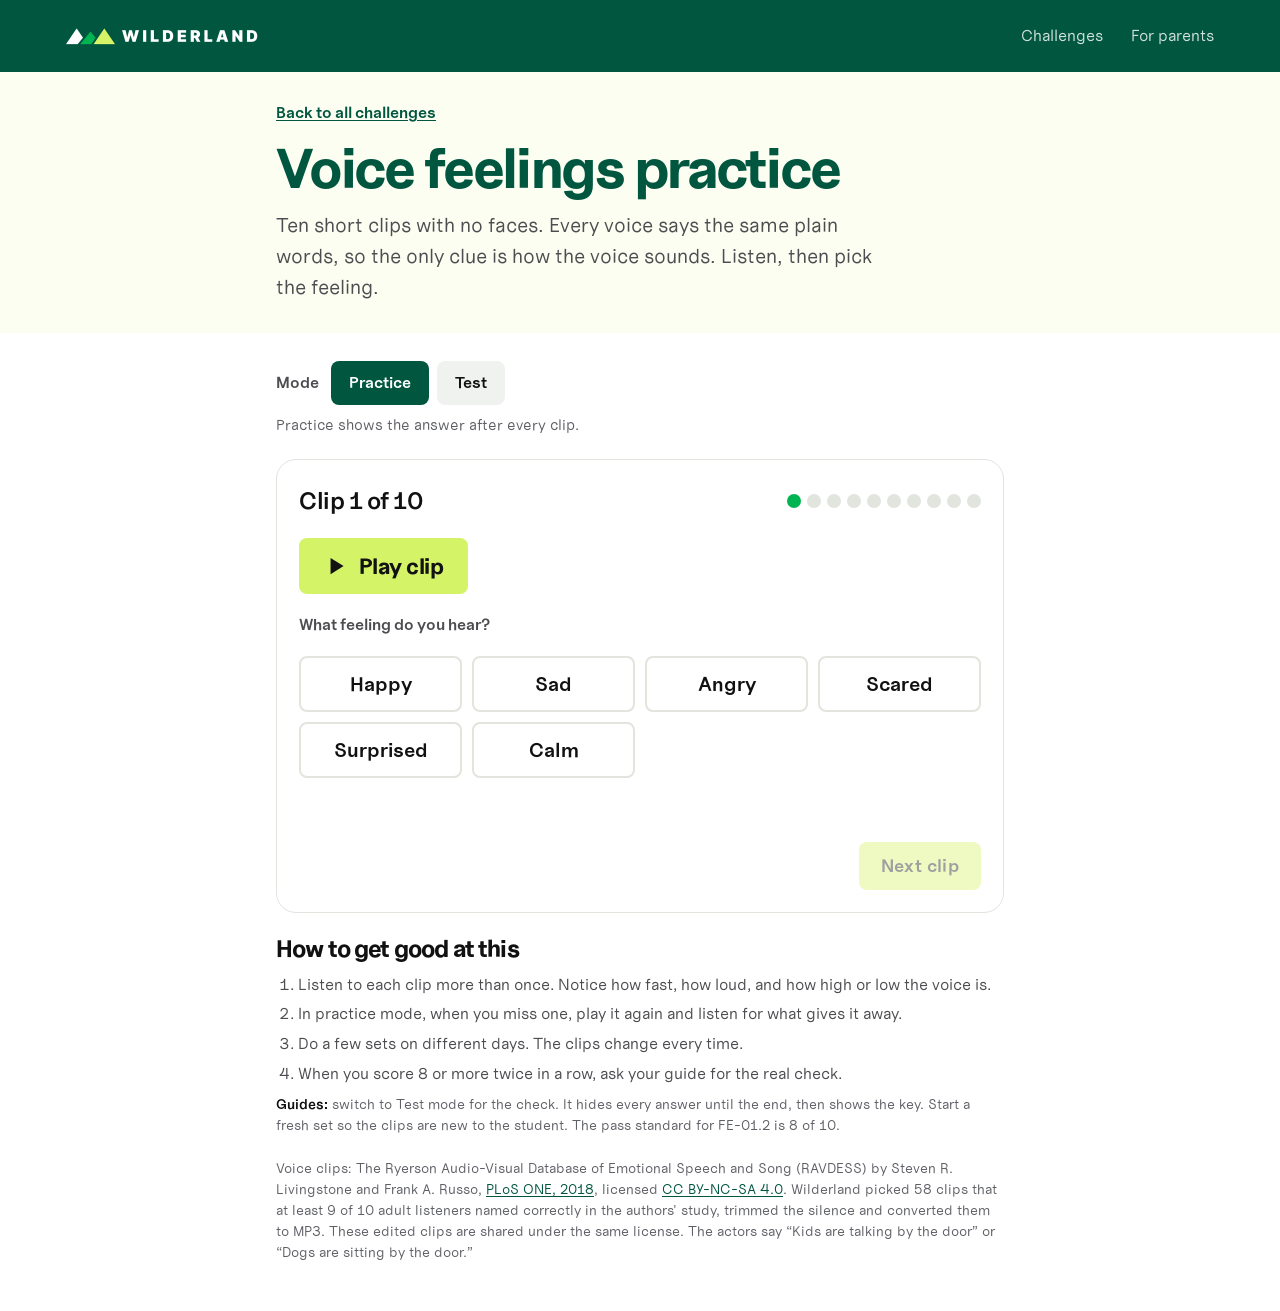
<file: voice.html>
<!doctype html>
<html lang="en">
<head>
<meta charset="utf-8">
<meta name="viewport" content="width=device-width, initial-scale=1">
<title>Voice Feelings Practice · Wilderland Challenges</title>
<meta name="description" content="Practice naming the feeling in a voice with no face to look at. Ten short clips, then check your score.">
<meta name="theme-color" content="#015640">
<link rel="preload" href="fonts/uncut-sans-bold.woff2" as="font" type="font/woff2" crossorigin>
<link rel="preload" href="fonts/uncut-sans-regular.woff2" as="font" type="font/woff2" crossorigin>
<link rel="stylesheet" href="styles.css">
<link rel="icon" href="data:image/svg+xml,%3Csvg xmlns='http://www.w3.org/2000/svg' viewBox='0 0 32 32'%3E%3Crect width='32' height='32' rx='7' fill='%23015640'/%3E%3Cpath d='M3 24 10 11 17 24Z' fill='%23fff'/%3E%3Cpath d='M10 24 16 14 22 24Z' fill='%2300B451'/%3E%3Cpath d='M15 24 22 10 29 24Z' fill='%23D5F367'/%3E%3C/svg%3E">
<style>
  .vp-top{background:var(--lime-tint)}
  .vp-top .inner{max-width:760px;margin:0 auto;padding:28px max(16px,env(safe-area-inset-right,0px)) 30px max(16px,env(safe-area-inset-left,0px));display:flex;flex-direction:column;gap:12px}
  .vp-top a{color:var(--green);font-weight:600}
  .vp-top h1{font-size:clamp(36px,6vw,56px);line-height:1.08}
  .vp-top .lede{font-size:clamp(17px,2.2vw,20px);max-width:620px}
  .vp{max-width:760px;margin:0 auto;padding:28px max(16px,env(safe-area-inset-right,0px)) 48px max(16px,env(safe-area-inset-left,0px));display:flex;flex-direction:column;gap:22px}
  .modes{display:flex;gap:8px;flex-wrap:wrap;align-items:center}
  .modes span{font-weight:600;margin-right:4px}
  .mode{min-height:44px;padding:6px 16px;border-radius:8px;border:2px solid transparent;background:var(--chip);color:#121213;cursor:pointer;font-weight:600}
  .mode:hover{border-color:var(--green)}
  .mode[aria-pressed="true"]{background:var(--green);color:#fff}
  .mode-note{color:var(--muted);font-size:15px;flex-basis:100%}
  .card{background:var(--card);border:1px solid var(--line);border-radius:20px;padding:22px;display:flex;flex-direction:column;gap:18px}
  .prog{display:flex;justify-content:space-between;align-items:center;gap:12px;flex-wrap:wrap;padding:0;border-radius:0;background:none;font-size:inherit}
  .prog b{font-size:24px;letter-spacing:-.02em}
  .dots{display:flex;gap:6px}
  .dots i{width:14px;height:14px;border-radius:50%;background:var(--line);display:block}
  .dots i.done{background:var(--green)}
  .dots i.now{background:var(--green-2)}
  .play{align-self:flex-start;display:inline-flex;align-items:center;gap:10px;min-height:56px;padding:10px 24px;border-radius:8px;border:0;background:var(--lime);color:#121213;font-weight:700;font-size:22px;letter-spacing:-.01em;cursor:pointer}
  .play:hover{background:#C9EA4F}
  .play svg{width:26px;height:26px}
  .play[data-state="playing"]{background:var(--green);color:#fff}
  .q{font-weight:600}
  .feelings{display:grid;grid-template-columns:repeat(auto-fill,minmax(150px,1fr));gap:10px}
  .feel{min-height:56px;border-radius:8px;border:2px solid var(--line);background:var(--paper);color:var(--ink);font-size:20px;font-weight:600;cursor:pointer}
  .feel:hover:not(:disabled){border-color:var(--green)}
  .feel[aria-pressed="true"]{background:var(--green);border-color:var(--green);color:#fff}
  .feel.right{background:var(--lime-tint);border-color:var(--green);color:var(--ink)}
  .feel:disabled{cursor:default}
  .say{min-height:28px;font-size:19px;font-weight:600}
  .say.yes{color:var(--green)}
  .say.no{color:#9A4A0B}
  .next{align-self:flex-end;min-height:48px;padding:8px 22px;border-radius:8px;border:0;background:var(--lime);color:#121213;font-weight:600;font-size:18px;letter-spacing:.02em;cursor:pointer}
  .next:disabled{opacity:.4;cursor:default}
  .score{font-weight:700;letter-spacing:-.04em;font-size:clamp(56px,12vw,88px);line-height:1;color:var(--green)}
  .verdict{font-size:20px;font-weight:600}
  .review{list-style:none;margin:0;padding:0;display:flex;flex-direction:column;gap:8px}
  .review li{display:flex;align-items:center;gap:12px;flex-wrap:wrap;padding:10px 12px;border-radius:10px;background:var(--paper);border:1px solid var(--line)}
  .review li.miss{border-color:#E2B48F;background:#FBF1E8}
  .review button{min-height:40px;padding:4px 12px;border-radius:8px;border:0;background:var(--chip);color:#121213;cursor:pointer;font-weight:600}
  .review .n{font-weight:700;min-width:58px}
  .actions{display:flex;gap:10px;flex-wrap:wrap}
  .vp-tips{display:flex;flex-direction:column;gap:8px}
  .vp-tips h2{font-size:24px}
  .vp-tips ol{margin:0;padding-left:22px;display:flex;flex-direction:column;gap:4px}
  .fine{color:var(--muted);font-size:14px;line-height:1.5}
  .fine a{color:var(--water)}
</style>
</head>
<body>
<header class="nav">
  <div class="nav-inner">
    <a class="brand" href="./" aria-label="Wilderland Challenges home"><img src="img/wilderland-logo.png" width="192" height="24" alt="Wilderland"></a>
    <nav class="nav-links" aria-label="On this site">
      <a class="wide" href="./#explore-title">Challenges</a>
      <a href="parents.html">For parents</a>
    </nav>
  </div>
</header>
<header class="vp-top">
  <div class="inner">
    <a href="index.html">Back to all challenges</a>
    <h1>Voice feelings practice</h1>
    <p class="lede">Ten short clips with no faces. Every voice says the same plain words, so the only clue is how the voice sounds. Listen, then pick the feeling.</p>
  </div>
</header>

<main class="vp">
  <div class="modes" role="group" aria-label="Mode">
    <span>Mode</span>
    <button class="mode" type="button" data-mode="practice" aria-pressed="true">Practice</button>
    <button class="mode" type="button" data-mode="test" aria-pressed="false">Test</button>
    <p class="mode-note" id="mode-note">Practice shows the answer after every clip.</p>
  </div>

  <section class="card" id="round" aria-labelledby="clip-label">
    <div class="prog">
      <b id="clip-label">Clip 1 of 10</b>
      <div class="dots" id="dots" aria-hidden="true"></div>
    </div>
    <button class="play" id="play" type="button" data-state="idle">
      <svg viewBox="0 0 24 24" aria-hidden="true"><path d="M7 4.5v15l12-7.5z" fill="currentColor"/></svg><span id="play-text">Play clip</span>
    </button>
    <p class="q" id="q">What feeling do you hear?</p>
    <div class="feelings" id="feelings" role="group" aria-labelledby="q"></div>
    <p class="say" id="say" aria-live="polite"></p>
    <button class="next" id="next" type="button" disabled>Next clip</button>
  </section>

  <section class="card" id="done" hidden aria-labelledby="score">
    <p class="score" id="score">0 of 10</p>
    <p class="verdict" id="verdict"></p>
    <ol class="review" id="review"></ol>
    <div class="actions">
      <button class="next" id="again" type="button">New set of 10</button>
    </div>
  </section>

  <section class="vp-tips">
    <h2>How to get good at this</h2>
    <ol>
      <li>Listen to each clip more than once. Notice how fast, how loud, and how high or low the voice is.</li>
      <li>In practice mode, when you miss one, play it again and listen for what gives it away.</li>
      <li>Do a few sets on different days. The clips change every time.</li>
      <li>When you score 8 or more twice in a row, ask your guide for the real check.</li>
    </ol>
    <p class="fine"><b>Guides:</b> switch to Test mode for the check. It hides every answer until the end, then shows the key. Start a fresh set so the clips are new to the student. The pass standard for FE-01.2 is 8 of 10.</p>
  </section>

  <p class="fine">Voice clips: The Ryerson Audio-Visual Database of Emotional Speech and Song (RAVDESS) by Steven R. Livingstone and Frank A. Russo, <a href="https://doi.org/10.1371/journal.pone.0196391" target="_blank" rel="noopener">PLoS ONE, 2018</a>, licensed <a href="https://creativecommons.org/licenses/by-nc-sa/4.0/" target="_blank" rel="noopener">CC BY-NC-SA 4.0</a>. Wilderland picked 58 clips that at least 9 of 10 adult listeners named correctly in the authors' study, trimmed the silence and converted them to MP3. These edited clips are shared under the same license. The actors say “Kids are talking by the door” or “Dogs are sitting by the door.”</p>
</main>

<script>
(function () {
  var FEEL = ['happy', 'sad', 'angry', 'scared', 'surprised', 'calm'];
  // [clip number, the feeling the actor was asked to show]
  var CLIPS = [["01","sad"],["02","surprised"],["03","sad"],["04","surprised"],["05","calm"],["06","scared"],["07","scared"],["08","sad"],["09","happy"],["10","angry"],["11","angry"],["12","sad"],["13","sad"],["14","scared"],["15","calm"],["16","calm"],["17","angry"],["18","surprised"],["19","angry"],["20","scared"],["21","angry"],["22","surprised"],["23","scared"],["24","calm"],["25","surprised"],["26","calm"],["27","surprised"],["28","sad"],["29","scared"],["30","calm"],["31","happy"],["32","calm"],["33","calm"],["34","sad"],["35","happy"],["36","surprised"],["37","surprised"],["38","scared"],["39","surprised"],["40","sad"],["41","calm"],["42","angry"],["43","angry"],["44","happy"],["45","happy"],["46","sad"],["47","scared"],["48","calm"],["49","scared"],["50","angry"],["51","happy"],["52","scared"],["53","happy"],["54","happy"],["55","surprised"],["56","angry"],["57","sad"],["58","angry"]];
  var mode = 'practice', set = [], i = 0, answers = [], last = [];
  var audio = new Audio();
  var $ = function (id) { return document.getElementById(id); };

  function shuffle(a) { for (var k = a.length - 1; k > 0; k--) { var j = Math.floor(Math.random() * (k + 1)); var t = a[k]; a[k] = a[j]; a[j] = t; } return a; }

  // 10 clips: every feeling at least once, no feeling more than 3 times, none from the last set
  function newSet() {
    var pool = shuffle(CLIPS.filter(function (c) { return last.indexOf(c[0]) < 0; }));
    var out = [], count = {};
    FEEL.forEach(function (f) { var c = pool.find(function (x) { return x[1] === f && out.indexOf(x) < 0; }); if (c) { out.push(c); count[f] = 1; } });
    pool.forEach(function (c) { if (out.length < 10 && out.indexOf(c) < 0 && (count[c[1]] || 0) < 3) { out.push(c); count[c[1]] = (count[c[1]] || 0) + 1; } });
    set = shuffle(out); last = set.map(function (c) { return c[0]; }); i = 0; answers = [];
    $('done').hidden = true; $('round').hidden = false; show();
  }

  function src(c) { return 'voice/v' + c[0] + '.mp3'; }
  function play(c, btn) {
    audio.pause(); audio.src = src(c); audio.currentTime = 0;
    var p = audio.play(); if (p && p.catch) p.catch(function () {});
    if (btn) { btn.dataset.state = 'playing'; $('play-text').textContent = 'Playing…'; }
  }
  audio.addEventListener('ended', function () { $('play').dataset.state = 'idle'; $('play-text').textContent = 'Play again'; });

  function show() {
    var c = set[i];
    $('clip-label').textContent = 'Clip ' + (i + 1) + ' of 10';
    $('dots').innerHTML = set.map(function (_, k) { return '<i class="' + (k < i ? 'done' : k === i ? 'now' : '') + '"></i>'; }).join('');
    $('play').dataset.state = 'idle'; $('play-text').textContent = 'Play clip';
    $('feelings').innerHTML = FEEL.map(function (f) { return '<button class="feel" type="button" data-f="' + f + '" aria-pressed="false">' + f[0].toUpperCase() + f.slice(1) + '</button>'; }).join('');
    $('say').textContent = ''; $('say').className = 'say';
    $('next').disabled = true; $('next').textContent = i === 9 ? 'See my score' : 'Next clip';
  }

  function choose(f) {
    var c = set[i]; answers[i] = f;
    var btns = $('feelings').querySelectorAll('.feel');
    btns.forEach(function (b) { b.setAttribute('aria-pressed', String(b.dataset.f === f)); });
    if (mode === 'practice') {
      btns.forEach(function (b) { b.disabled = true; if (b.dataset.f === c[1]) b.classList.add('right'); });
      if (f === c[1]) { $('say').textContent = 'Yes. That voice was ' + c[1] + '.'; $('say').className = 'say yes'; }
      else { $('say').textContent = 'Not quite. That voice was ' + c[1] + '. Play it again and listen for it.'; $('say').className = 'say no'; }
    } else {
      $('say').textContent = 'Answer saved. You can change it until you go on.'; $('say').className = 'say';
    }
    $('next').disabled = false;
  }

  function finish() {
    audio.pause();
    var right = set.filter(function (c, k) { return answers[k] === c[1]; }).length;
    $('round').hidden = true; $('done').hidden = false;
    $('score').textContent = right + ' of 10';
    $('verdict').textContent = right >= 8
      ? (mode === 'test' ? 'That meets the standard: 8 or more.' : 'That meets the standard. Try another set to be sure it wasn’t luck.')
      : 'Not yet. The standard is 8 of 10. Replay the ones you missed, then try a new set.';
    $('review').innerHTML = set.map(function (c, k) {
      var ok = answers[k] === c[1];
      return '<li class="' + (ok ? '' : 'miss') + '"><span class="n">Clip ' + (k + 1) + '</span><span>' +
        (ok ? 'You said <b>' + c[1] + '</b>. Right.' : 'You said <b>' + answers[k] + '</b>. It was <b>' + c[1] + '</b>.') +
        '</span><button type="button" data-replay="' + k + '">Play</button></li>';
    }).join('');
    $('score').focus && $('score').setAttribute('tabindex', '-1'); $('score').focus();
  }

  $('play').addEventListener('click', function () { play(set[i], this); });
  $('feelings').addEventListener('click', function (e) { var b = e.target.closest('.feel'); if (b && !b.disabled) choose(b.dataset.f); });
  $('next').addEventListener('click', function () { audio.pause(); if (i === 9) { finish(); return; } i++; show(); play(set[i], $('play')); });
  $('again').addEventListener('click', newSet);
  $('review').addEventListener('click', function (e) { var b = e.target.closest('[data-replay]'); if (b) play(set[+b.dataset.replay]); });
  document.querySelectorAll('.mode').forEach(function (b) {
    b.addEventListener('click', function () {
      mode = b.dataset.mode;
      document.querySelectorAll('.mode').forEach(function (x) { x.setAttribute('aria-pressed', String(x === b)); });
      $('mode-note').textContent = mode === 'test' ? 'Test hides every answer until the end, then shows the key. A new set starts now.' : 'Practice shows the answer after every clip. A new set starts now.';
      newSet();
    });
  });
  newSet();
})();
</script>
</body>
</html>
</file>
<file: styles.css>
/* Wilderland Challenges. Matches the wilderland.academy design system: Uncut Sans, deep green #015640,
   lime #D5F367 buttons with 8px corners, white pages with pale lime and mint bands, 24px photo corners.
   The 8 life-skill colors stay as the map's own wayfinding. */
@font-face{font-family:'Uncut Sans';src:url(fonts/uncut-sans-regular.woff2) format('woff2');font-weight:400;font-style:normal;font-display:swap}
@font-face{font-family:'Uncut Sans';src:url(fonts/uncut-sans-semibold.woff2) format('woff2');font-weight:600;font-style:normal;font-display:swap}
@font-face{font-family:'Uncut Sans';src:url(fonts/uncut-sans-bold.woff2) format('woff2');font-weight:700;font-style:normal;font-display:swap}
:root{
  --green:#015640;      /* nav, footer, headings, focus */
  --green-2:#00B451;    /* the logo's middle peak */
  --lime:#D5F367;       /* buttons */
  --lime-tint:#FBFEF0;  /* section bands */
  --mint:#F4FCFC;       /* notices */
  --butter:#FEF2CD;
  --chip:#F0F2F0;       /* secondary buttons */
  --ink:#111111;
  --text:#4D4D51;
  --muted:#5F6066;
  --line:#E1E5DE;
  --paper:#FFFFFF;
  --card:#FFFFFF;
  --on-dark:#FFFFFF;
  --on-dark-2:rgba(255,255,255,.82);
  --amber:#9A4A0B;
  /* older names used by the app's markup */
  --forest:var(--green);
  --water:var(--green);
  --blaze:var(--amber);
  --cream:var(--on-dark);
  --sans:'Uncut Sans', system-ui, -apple-system, 'Segoe UI', Roboto, Arial, sans-serif;
  --slab:var(--sans);
  --gutter-l:max(16px, env(safe-area-inset-left, 0px));
  --gutter-r:max(16px, env(safe-area-inset-right, 0px));
  color-scheme:light;
}
*{box-sizing:border-box}
html{scroll-behavior:smooth;scroll-padding-top:16px}
@media (prefers-reduced-motion:reduce){html{scroll-behavior:auto}*{transition:none!important}}
body{margin:0;background:var(--paper);color:var(--text);font:400 16px/1.6 var(--sans);-webkit-font-smoothing:antialiased}
h1,h2,h3{font-family:var(--sans);font-weight:700;line-height:1.15;margin:0;text-wrap:balance;color:var(--ink)}
h1{color:var(--green);letter-spacing:-.03em}
h2{font-size:clamp(28px,3.4vw,40px);letter-spacing:-.035em;line-height:1.2}
h3{font-size:20px;letter-spacing:-.015em}
p{margin:0}
b,strong{color:var(--ink);font-weight:600}
a{color:var(--green);text-underline-offset:2px}
button{font:inherit;color:inherit}
:focus-visible{outline:3px solid var(--green);outline-offset:2px}
[hidden]{display:none !important}
.sr{position:absolute;width:1px;height:1px;overflow:hidden;clip:rect(0 0 0 0);white-space:nowrap}
.skip{position:absolute;left:-999px;top:8px;background:var(--lime);color:var(--ink);padding:8px 14px;border-radius:8px;z-index:30;font-weight:600}
.skip:focus{left:8px}
.ic{width:20px;height:20px;fill:none;stroke:currentColor;stroke-width:2;stroke-linecap:round;stroke-linejoin:round;flex:none}
.muted{color:var(--muted)}
.pad{padding:0 24px}
.wrap{max-width:1180px;margin:0 auto;padding-left:var(--gutter-l);padding-right:var(--gutter-r)}

/* ---------- buttons (school style: lime primary, pale grey secondary, 8px corners) ---------- */
.btn,.btn-lime{display:inline-flex;align-items:center;justify-content:center;gap:8px;min-height:48px;padding:8px 20px;border-radius:8px;border:0;background:var(--lime);color:#121213;font-weight:600;letter-spacing:.02em;text-decoration:none;cursor:pointer}
.btn:hover,.btn-lime:hover{background:#C9EA4F}
.btn.ghost,.btn-grey{background:var(--chip);color:#121213}
.btn.ghost:hover,.btn-grey:hover{background:#E4E8E4}
.btn-sm{min-height:40px;padding:6px 16px;font-size:15px}

/* ---------- nav ---------- */
.nav{background:var(--green);color:var(--on-dark)}
.nav-inner{max-width:1180px;margin:0 auto;padding:0 var(--gutter-r) 0 var(--gutter-l);min-height:72px;display:flex;align-items:center;gap:12px 28px;flex-wrap:wrap}
.brand{display:flex;align-items:center;margin-right:auto;padding:8px 0}
.brand img{display:block;height:24px;width:auto}
.nav-links{display:flex;gap:4px 28px;align-items:center;flex-wrap:wrap}
.nav-links a{color:var(--on-dark-2);text-decoration:none;font-size:16px;padding:8px 0}
.nav-links a:hover,.nav-links a[aria-current="page"]{color:var(--on-dark);text-decoration:underline;text-underline-offset:6px}
.nav .btn-lime{min-height:40px;padding:6px 16px;font-size:15px}
.nav .count{background:var(--green);color:var(--on-dark)}

/* ---------- hero: title and grades on the left, the trail photo on the right ---------- */
.hero{background:var(--paper)}
.hero-inner{max-width:1180px;margin:0 auto;padding:56px var(--gutter-r) 48px var(--gutter-l);display:grid;grid-template-columns:minmax(0,1fr) minmax(0,1.04fr);gap:40px 56px;align-items:center}
.hero-text{display:flex;flex-direction:column;gap:20px;min-width:0}
.hero h1{font-size:clamp(42px,5.6vw,64px);line-height:1.08}
.lede{font-size:clamp(18px,1.9vw,20px);line-height:1.55;max-width:34em;color:var(--text)}
.bands{display:flex;align-items:center;gap:8px;flex-wrap:wrap;margin-top:4px}
.bands-label{font-weight:600;color:var(--ink);margin-right:8px}
.band{min-width:84px;min-height:48px;padding:6px 18px;border-radius:8px;border:2px solid transparent;background:var(--chip);color:#121213;font-weight:700;font-size:20px;letter-spacing:-.01em;cursor:pointer}
.band:hover{border-color:var(--green)}
.band[aria-pressed="true"]{background:var(--green);color:var(--on-dark)}
.hero-photo{position:relative;margin:0;border-radius:24px;overflow:hidden;aspect-ratio:1.15;background:#E9E4D6;max-width:100%}
.hero-photo img{display:block;width:100%;height:100%;object-fit:cover;object-position:50% 40%}
.place{position:absolute;left:16px;bottom:16px;display:inline-flex;align-items:center;gap:6px;max-width:calc(100% - 32px);padding:6px 12px 6px 10px;border-radius:999px;background:rgba(255,255,255,.92);color:var(--green);font-weight:700;font-size:15px;line-height:1.3}
.place .ic{width:17px;height:17px}
.strip{display:none}

main{max-width:1180px;margin:0 auto;padding:0 var(--gutter-r) 0 var(--gutter-l)}

/* ---------- your year ---------- */
.year{padding:8px 0 8px;display:flex;flex-direction:column;gap:16px}
.year-head{display:flex;align-items:baseline;gap:8px 20px;flex-wrap:wrap}
.year-head p{flex:1 1 320px}
.link-btn{background:none;border:0;padding:0;cursor:pointer;color:var(--green);text-decoration:underline;text-underline-offset:3px;font-weight:600;display:inline-flex;gap:8px;align-items:center}
.count{display:inline-grid;place-items:center;min-width:26px;height:26px;padding:0 7px;border-radius:13px;background:var(--green);color:var(--on-dark);font-size:14px;font-weight:600;letter-spacing:0;text-decoration:none}
.year-skills{list-style:none;margin:0;padding:0;display:grid;grid-template-columns:repeat(8,minmax(0,1fr));gap:8px}
.ys{all:unset;box-sizing:border-box;cursor:pointer;display:flex;flex-direction:column;gap:8px;width:100%;height:100%;padding:12px 10px;border-radius:12px;background:var(--card);border:1px solid var(--line);border-top:6px solid var(--c)}
.ys:focus-visible{outline:3px solid var(--green);outline-offset:2px}
.ys[aria-current="true"]{background:var(--tint)}
.ys-name{font-weight:600;font-size:14px;line-height:1.25;color:var(--ink)}
.dots{display:flex;gap:6px}
.dot{width:18px;height:18px;border-radius:50%;border:2px solid var(--c)}
.dot.on{background:var(--c)}
.ys.done .ys-name::after{content:" ✓";color:var(--c)}

/* ---------- explore / tree ---------- */
.explore{padding:40px 0 64px;display:flex;flex-direction:column;gap:18px}
.explore-head{display:flex;gap:12px 24px;align-items:center;justify-content:space-between;flex-wrap:wrap}
.search{flex:0 1 400px;display:flex;align-items:center;gap:8px;background:var(--card);border:2px solid var(--line);border-radius:8px;padding:0 12px;min-height:48px}
.search:focus-within{border-color:var(--green)}
.search input{flex:1;border:0;outline:0;font:inherit;color:var(--ink);background:transparent;min-width:0;padding:10px 0}
.note{background:var(--mint);border-left:5px solid var(--green);padding:14px 18px;border-radius:8px;max-width:760px}

.tree{position:relative;display:grid;grid-template-columns:minmax(0,260px) minmax(0,280px) minmax(0,1fr);gap:56px;align-items:start}
.links{position:absolute;inset:0;width:100%;height:100%;pointer-events:none;overflow:visible}
.links path{fill:none;stroke-width:2.5}
.col{position:relative;display:flex;flex-direction:column;gap:8px;min-width:0}
.col-title{font-size:15px;font-weight:600;color:var(--muted);margin-bottom:2px;display:flex;align-items:center;gap:8px}
.back{display:none}

.node{all:unset;box-sizing:border-box;cursor:pointer;display:flex;align-items:center;gap:12px;width:100%;padding:10px 12px;border-radius:12px;background:var(--card);border:2px solid var(--line);min-height:56px;color:var(--ink)}
.node:hover{border-color:var(--c)}
.node:focus-visible{outline:3px solid var(--green);outline-offset:2px}
.node[aria-current="true"]{border-color:var(--c);background:var(--c);color:#fff}
.node .badge{width:36px;height:36px;border-radius:8px;display:grid;place-items:center;background:var(--c);color:#fff;flex:none}
.node[aria-current="true"] .badge{background:#fff;color:var(--c)}
.node-text{flex:1;min-width:0;display:flex;flex-direction:column}
.node-name{font-weight:600;line-height:1.25}
.node-sub{font-size:14px;opacity:.8}
.node .chev{opacity:.7}
.node.sub{min-height:48px}
.node.sub .node-name{font-weight:600}
.prog{font-size:13px;font-weight:600;padding:2px 8px;border-radius:999px;background:var(--tint);color:var(--ink);flex:none}
.node[aria-current="true"] .prog{background:rgba(255,255,255,.9)}

.skill-intro{background:var(--tint);border-radius:12px;padding:14px 16px;display:flex;flex-direction:column;gap:4px;color:var(--ink)}
.skill-intro b{font-size:20px;font-weight:700;letter-spacing:-.015em}
.comp{background:var(--card);border:1px solid var(--line);border-left:6px solid var(--c);border-radius:16px;padding:14px 16px 10px;display:flex;flex-direction:column;gap:6px}
.comp h3{font-size:19px;display:flex;align-items:center;gap:8px}
.comp h3 .ic{color:var(--c)}
.ch{display:flex;gap:12px;align-items:flex-start;padding:10px 0;border-top:1px solid var(--line)}
.ch:first-of-type{border-top:0}
.ch-open{all:unset;cursor:pointer;flex:1;min-width:0;display:flex;flex-direction:column;gap:6px}
.ch-open:focus-visible{outline:3px solid var(--green);outline-offset:2px}
.ch-text{line-height:1.5;color:var(--ink);font-size:17px}
.ch-open:hover .ch-text{text-decoration:underline;text-decoration-color:var(--c)}
.tags{display:flex;gap:6px;flex-wrap:wrap}
.tag{font-size:13px;font-weight:600;padding:2px 9px;border-radius:999px;background:var(--chip);color:var(--ink);display:inline-flex;align-items:center;gap:4px}
.tag .ic{width:14px;height:14px}
.pick{width:44px;height:44px;border-radius:50%;border:2px solid var(--line);background:var(--card);display:grid;place-items:center;cursor:pointer;color:var(--muted);flex:none}
.pick:hover{border-color:var(--green);color:var(--green)}
.pick[aria-pressed="true"]{background:var(--green);border-color:var(--green);color:var(--on-dark)}
.empty-col{color:var(--muted);font-size:15px;padding:8px 2px}

.search-results{display:flex;flex-direction:column;gap:12px}
.search-results .comp{max-width:820px}

/* ---------- how it works: a full-width pale lime band, like the school's program sections ---------- */
.band-lime{background:var(--lime-tint)}
.how{padding-block:64px 72px;display:flex;flex-direction:column;gap:36px}
.how>h2{max-width:20em}
.steps{list-style:none;padding:0;margin:0;display:grid;grid-template-columns:repeat(5,minmax(0,1fr));gap:16px;counter-reset:s}
.steps li{counter-increment:s;background:var(--card);border-radius:20px;padding:20px}
.steps h3{display:flex;align-items:center;gap:10px}
.steps h3::before{content:counter(s);display:inline-grid;place-items:center;flex:none;width:30px;height:30px;border-radius:50%;background:var(--green);color:var(--on-dark);font-size:15px;letter-spacing:0}
.steps p{margin-top:10px;font-size:16px}
.words dl{margin:14px 0 0;display:grid;grid-template-columns:repeat(auto-fit,minmax(220px,1fr));gap:16px}
.words dt{font-weight:700;font-size:20px;color:var(--ink);letter-spacing:-.015em}
.words dd{margin:4px 0 0;font-size:16px}
.trails{display:grid;grid-template-columns:1fr 1fr;gap:28px}
.trail table{width:100%;border-collapse:separate;border-spacing:0;margin-top:12px;background:var(--card);border-radius:16px;overflow:hidden;font-variant-numeric:tabular-nums}
.trail th,.trail td{text-align:left;padding:11px 16px;border-bottom:1px solid var(--line);font-size:16px}
.trail tr:last-child td{border-bottom:0}
.trail th{background:var(--green);color:var(--on-dark);font-weight:600}
.trail td:first-child{font-weight:600;color:var(--ink)}
.fine{font-size:15px;color:var(--muted);max-width:820px}
.badges{display:grid;grid-template-columns:repeat(2,minmax(0,1fr));gap:16px}
.badges>div{background:var(--card);border-radius:20px;padding:20px;display:flex;flex-direction:column;gap:8px}
.badge-names{font-size:15px;color:var(--muted)}
.notyet{max-width:760px;display:flex;flex-direction:column;gap:8px}

/* ---------- parents band: deep green, like the school's results section ---------- */
.band-green{background:var(--green);color:var(--on-dark-2)}
.parents-cta{padding-block:64px;display:grid;grid-template-columns:minmax(0,1.1fr) minmax(0,1fr);gap:24px 56px;align-items:center}
.parents-cta h2{color:var(--on-dark)}
.parents-cta h2 span{display:block;color:var(--lime)}
.parents-cta p{font-size:17px;max-width:36em;margin-top:16px}
.band-green b{color:var(--on-dark)}
.parents-cta ul{list-style:none;margin:0;padding:0;display:flex;flex-direction:column;gap:10px}
.parents-cta li{display:flex;gap:10px;align-items:flex-start;background:rgba(255,255,255,.08);border-radius:12px;padding:12px 14px;color:var(--on-dark)}
.parents-cta li .ic{color:var(--lime);margin-top:2px}
.parents-cta .actions{display:flex;gap:12px;flex-wrap:wrap;margin-top:20px}

/* ---------- footer ---------- */
.credits{max-width:1180px;margin:0 auto;padding:24px var(--gutter-r) 32px var(--gutter-l);font-size:14px;color:var(--muted)}
.credits summary{cursor:pointer;font-weight:600;color:var(--ink)}
.credits ul{margin:10px 0 0;padding-left:18px;display:flex;flex-direction:column;gap:4px}
.credits a{color:var(--muted)}
.foot{background:var(--green);color:var(--on-dark-2);font-size:15px}
.foot-inner{max-width:1180px;margin:0 auto;padding:36px var(--gutter-r) calc(36px + env(safe-area-inset-bottom,0px)) var(--gutter-l);display:flex;flex-wrap:wrap;gap:16px 40px;align-items:flex-start;justify-content:space-between}
.foot img{display:block;height:20px;width:auto;align-self:flex-start}
.foot p{max-width:44em;margin-top:12px}
.foot a{color:var(--on-dark)}
.foot-links{display:flex;flex-direction:column;gap:6px}

/* ---------- sheets ---------- */
.sheet{border:0;padding:0;border-radius:20px;width:min(720px,calc(100vw - 32px));max-height:calc(100vh - 48px);background:var(--paper);color:var(--text);box-shadow:0 24px 60px rgba(1,40,30,.35)}
.sheet::backdrop{background:rgba(1,40,30,.55)}
.sheet-inner{display:flex;flex-direction:column;gap:18px;padding:0 0 24px}
.d-band{background:var(--c);color:#fff;padding:22px 72px 20px 24px;display:flex;gap:14px;align-items:center}
.d-band .badge{width:48px;height:48px;border-radius:10px;background:#fff;color:var(--c);display:grid;place-items:center;flex:none}
.d-band .badge .ic{width:26px;height:26px}
.d-crumb{font-size:15px;font-weight:600;line-height:1.35}
.sheet-head{display:flex;justify-content:space-between;align-items:flex-start;gap:16px;padding:22px 24px 0}
.sheet-sec{padding:0 24px;display:flex;flex-direction:column;gap:6px}
.sheet-sec h3{font-size:19px}
.icon-btn{width:44px;height:44px;border-radius:50%;border:2px solid var(--line);background:var(--card);color:var(--ink);display:grid;place-items:center;cursor:pointer;flex:none}
.d-close{position:absolute;right:14px;top:14px;z-index:2}
.d-title{font-weight:700;font-size:22px;line-height:1.35;letter-spacing:-.015em;padding:0 24px;color:var(--ink)}
.facts{display:grid;grid-template-columns:repeat(auto-fit,minmax(150px,1fr));gap:12px;padding:0 24px}
.fact{background:var(--lime-tint);border-radius:12px;padding:12px 14px;font-size:15px;color:var(--ink)}
.fact b{display:block;font-size:14px;color:var(--muted);font-weight:600;margin-bottom:2px}
.callout{margin:0 24px;padding:14px 16px;border-radius:12px;background:var(--mint);border-left:5px solid var(--green);font-size:16px}
.res{list-style:none;margin:0;padding:0;display:flex;flex-direction:column;gap:8px}
.res a{display:inline-flex;gap:6px;align-items:center;font-weight:600}
.res small{color:var(--muted);font-weight:400}
.cps{margin:0;padding-left:22px;display:flex;flex-direction:column;gap:4px}
.sheet-actions{display:flex;gap:12px;flex-wrap:wrap;padding:0 24px}
.picks-list{list-style:none;margin:0;padding:0 24px;display:flex;flex-direction:column;gap:10px}
.picks-list li{display:flex;gap:12px;align-items:flex-start;background:var(--card);border:1px solid var(--line);border-left:5px solid var(--c);border-radius:12px;padding:10px 12px}
.picks-list li button.open{all:unset;cursor:pointer;flex:1;font-size:16px;color:var(--ink)}
.picks-list li button.open:focus-visible{outline:3px solid var(--green)}
.picks-list .sk{display:block;font-size:13px;color:var(--muted);font-weight:600}
.toast{position:fixed;left:50%;bottom:calc(24px + env(safe-area-inset-bottom,0px));transform:translateX(-50%) translateY(140px);background:var(--green);color:var(--on-dark);padding:12px 18px;border-radius:8px;font-weight:600;transition:transform .2s ease;z-index:20;max-width:calc(100vw - 32px)}
.toast.show{transform:translateX(-50%) translateY(0)}
.toast:empty{visibility:hidden}

/* the "passing it off at home" box in each challenge */
.home-box{margin:0 24px;padding:16px 18px;border-radius:16px;background:var(--mint);display:flex;flex-direction:column;gap:8px}
.home-box h3{font-size:18px;display:flex;align-items:center;gap:8px}
.home-box h3 .ic{color:var(--green)}
.home-box .row{display:flex;gap:10px;flex-wrap:wrap;margin-top:4px}
.home-box.school{background:var(--lime-tint)}
.home-box.gate{background:var(--butter)}

/* ---------- responsive ---------- */
@media (max-width:1060px){
  .year-skills{grid-template-columns:repeat(4,minmax(0,1fr))}
  .tree{grid-template-columns:minmax(0,230px) minmax(0,240px) minmax(0,1fr);gap:40px}
  .steps{grid-template-columns:repeat(2,minmax(0,1fr))}
  .badges{grid-template-columns:1fr}
}
/* Narrow: one level of the tree at a time, with a back button. The photo goes first. */
@media (max-width:820px){
  .hero-inner{grid-template-columns:1fr;padding-top:20px;gap:24px}
  .hero-photo{order:-1;aspect-ratio:4/3}
  .hero-photo img{object-position:50% 30%}
  .parents-cta{grid-template-columns:1fr}
  .tree{display:block}
  .links{display:none}
  .col{display:none}
  .tree[data-level="0"] .col-skills,
  .tree[data-level="1"] .col-subs,
  .tree[data-level="2"] .col-comps{display:flex}
  .back{display:inline-flex;align-items:center;gap:4px;background:none;border:0;padding:6px 0;color:var(--green);font-weight:600;cursor:pointer}
}
@media (max-width:640px){
  .nav-inner{min-height:64px;gap:8px 14px}
  .brand img{height:18px}
  .nav button.btn-lime{display:none} /* on phones, the plan opens from Your year */
  .nav-links a{font-size:15px}
  .place{font-size:13px;left:12px;bottom:12px}
  .nav-links .wide{display:none}
  .year-skills{grid-template-columns:repeat(2,minmax(0,1fr))}
  .trails{grid-template-columns:1fr}
  .steps{grid-template-columns:1fr}
  .search{flex:1 1 100%}
  .band{min-width:0;flex:1 1 0;font-size:18px}
  .bands-label{flex:1 1 100%}
  .how{padding-block:48px 56px}
  .sheet{width:100vw;max-width:100vw;max-height:100vh;height:100vh;border-radius:0;margin:0}
  .home-box{margin:0 16px}
}
@media (max-width:640px){
  .nav a.btn-lime{padding:6px 10px}
  .nav a.btn-lime .lbl{display:none}
}

/* additions: subskill icons, photos, save note, credits */
.node.sub .badge{width:30px;height:30px;border-radius:7px}
.node.sub .badge .ic{width:18px;height:18px}
.comp{overflow:hidden}
.comp.has-img{padding-top:0}
.comp-img{display:block;width:calc(100% + 32px);max-width:none;height:160px;object-fit:cover;margin:0 -16px 8px;background:var(--tint)}
.d-img{display:block;width:100%;height:220px;object-fit:cover;background:var(--tint)}
.credit{font-size:13px;color:var(--muted);padding:0 24px}
.credit a{color:var(--muted)}
.save-note{display:block;font-size:15px;color:var(--muted);max-width:900px;padding-left:28px;position:relative}
.save-note .ic{position:absolute;left:0;top:2px;color:var(--green)}
.save-note .link-btn{display:inline;font-size:15px}
@media (max-width:640px){.comp-img{height:130px}}
.comp-band{display:grid;place-items:center;background:linear-gradient(135deg,var(--tint),var(--c));color:#fff}
.comp-band .ic{width:64px;height:64px;stroke-width:1.5;opacity:.95}

/* filters, hobbies, steps */
.filters{display:flex;flex-wrap:wrap;align-items:center;gap:8px}
.filters-label{font-size:15px;font-weight:600;color:var(--muted);margin-right:2px}
.chip{display:inline-flex;align-items:center;gap:6px;min-height:40px;padding:6px 14px;border-radius:8px;border:2px solid transparent;background:var(--chip);color:#121213;font-weight:600;font-size:15px;cursor:pointer}
.chip .ic{width:16px;height:16px}
.chip:hover{border-color:var(--green)}
.chip[aria-pressed="true"]{background:var(--green);color:var(--on-dark)}
.tag-hob{background:var(--butter);color:#6B3A08}
.ch-idea{font-size:15px;color:var(--muted);font-style:italic;line-height:1.4}
.hob-more{margin-top:12px;padding-top:20px;border-top:2px dashed var(--line);display:flex;flex-direction:column;gap:8px;max-width:820px}
.hob-more h3{font-size:21px;display:flex;align-items:center;gap:8px}
.hob-more h3 .ic{color:var(--amber)}
.hob-list{display:flex;flex-direction:column;gap:8px}
.hob-item{background:var(--card);border:1px solid var(--line);border-left:6px solid var(--c);border-radius:12px;padding:10px 16px 2px}
.hob-skill{font-size:13px;font-weight:600;color:var(--muted);display:flex;align-items:center;gap:6px}
.hob-skill .ic{width:15px;height:15px;color:var(--c)}
.hob-item .ch{border-top:0;padding-top:6px}
.hob-sec h3{display:flex;align-items:center;gap:8px}
.hob-sec h3 .ic{color:var(--amber)}
.hob-chips{display:flex;flex-wrap:wrap;gap:6px;align-items:center;font-size:15px}
.hob-idea{font-style:italic;color:var(--muted);font-size:16px}
.cps.steps-list li{padding-left:2px}
.bring{background:var(--butter);border-radius:20px;padding:20px 22px;display:flex;flex-direction:column;gap:8px;max-width:820px}
.bring h3{display:flex;align-items:center;gap:8px}
.bring h3 .ic{color:var(--amber)}
.hob-sub{font-size:15px;font-weight:600;color:var(--ink);margin-top:6px}
.hob-more .hob-item+.hob-item{margin-top:0}

.k1-note{display:flex;flex-direction:column;gap:8px}
.k1-note ul{margin:0;padding-left:22px;display:flex;flex-direction:column;gap:4px}

/* ---------- parent guide page ---------- */
.doc{max-width:1180px;margin:0 auto;padding:0 var(--gutter-r) 0 var(--gutter-l)}
.doc-hero{padding:56px 0 40px;display:grid;grid-template-columns:minmax(0,1.3fr) minmax(0,1fr);gap:32px 56px;align-items:end}
.doc-hero h1{font-size:clamp(40px,5vw,60px);line-height:1.08}
.doc-hero .lede{margin-top:18px}
.jump{display:flex;flex-direction:column;gap:6px;background:var(--lime-tint);border-radius:20px;padding:20px 22px}
.jump b{margin-bottom:4px}
.jump a{font-weight:600}
.doc-sec{padding:48px 0;border-top:1px solid var(--line);display:flex;flex-direction:column;gap:20px}
.doc-sec>p,.doc-sec>.prose{max-width:42em;font-size:17px}
.prose{display:flex;flex-direction:column;gap:12px}
.two{display:grid;grid-template-columns:1fr 1fr;gap:16px}
.card{background:var(--lime-tint);border-radius:20px;padding:22px;display:flex;flex-direction:column;gap:10px}
.card h3{display:flex;align-items:center;gap:10px}
.card h3 .ic{color:var(--green)}
.card.mint{background:var(--mint)}
.card.butter{background:var(--butter)}
.card.white{background:var(--card);border:1px solid var(--line)}
.ways{display:grid;grid-template-columns:repeat(auto-fit,minmax(250px,1fr));gap:16px}
.ways .n{font-size:14px;font-weight:600;color:var(--muted)}
.rules{list-style:none;margin:0;padding:0;display:flex;flex-direction:column;gap:12px;max-width:46em}
.rules li{display:flex;gap:12px;align-items:flex-start;font-size:17px}
.rules li>.ic{color:var(--green);margin-top:3px}
.example{display:grid;grid-template-columns:1fr 1fr;gap:12px;max-width:46em}
.example>div{border-radius:12px;padding:12px 14px;font-size:15px}
.example .yes{background:var(--lime-tint)}
.example .no{background:#F7F0F0}
.example b{display:block;font-size:13px;color:var(--muted)}
.template{background:var(--card);border:1px solid var(--line);border-radius:16px;padding:18px 20px;font:400 15px/1.6 var(--sans);color:var(--ink);white-space:pre-wrap;overflow-wrap:anywhere;max-width:46em;margin:0}
.qa{display:flex;flex-direction:column;gap:10px;max-width:50em}
.qa details{background:var(--lime-tint);border-radius:12px;padding:14px 18px}
.qa summary{cursor:pointer;font-weight:600;color:var(--green);font-size:17px}
.qa details p{margin-top:8px}
.tally{font-variant-numeric:tabular-nums}
@media (max-width:820px){
  .doc-hero{grid-template-columns:1fr;padding-top:36px}
  .two,.example{grid-template-columns:1fr}
}

/* AI starter prompts in each challenge */
.ai-sec h3{display:flex;align-items:center;gap:8px}
.ai-sec h3 .ic{color:var(--green)}
.ai-note{font-size:15px;color:var(--muted)}
.ai-list{list-style:none;margin:6px 0 0;padding:0;display:flex;flex-direction:column;gap:10px}
.ai-list li{background:var(--lime-tint);border-radius:12px;padding:12px 14px}
.ai-head{display:flex;gap:10px 14px;align-items:center;justify-content:space-between;flex-wrap:wrap}
.ai-head b{display:block;color:var(--ink)}
.ai-head span{font-size:14px;color:var(--muted)}
.ai-list details{margin-top:6px}
.ai-list summary{cursor:pointer;font-size:14px;font-weight:600;color:var(--green)}
.ai-list .template{margin-top:8px;font-size:14px;max-width:none}
</file>
